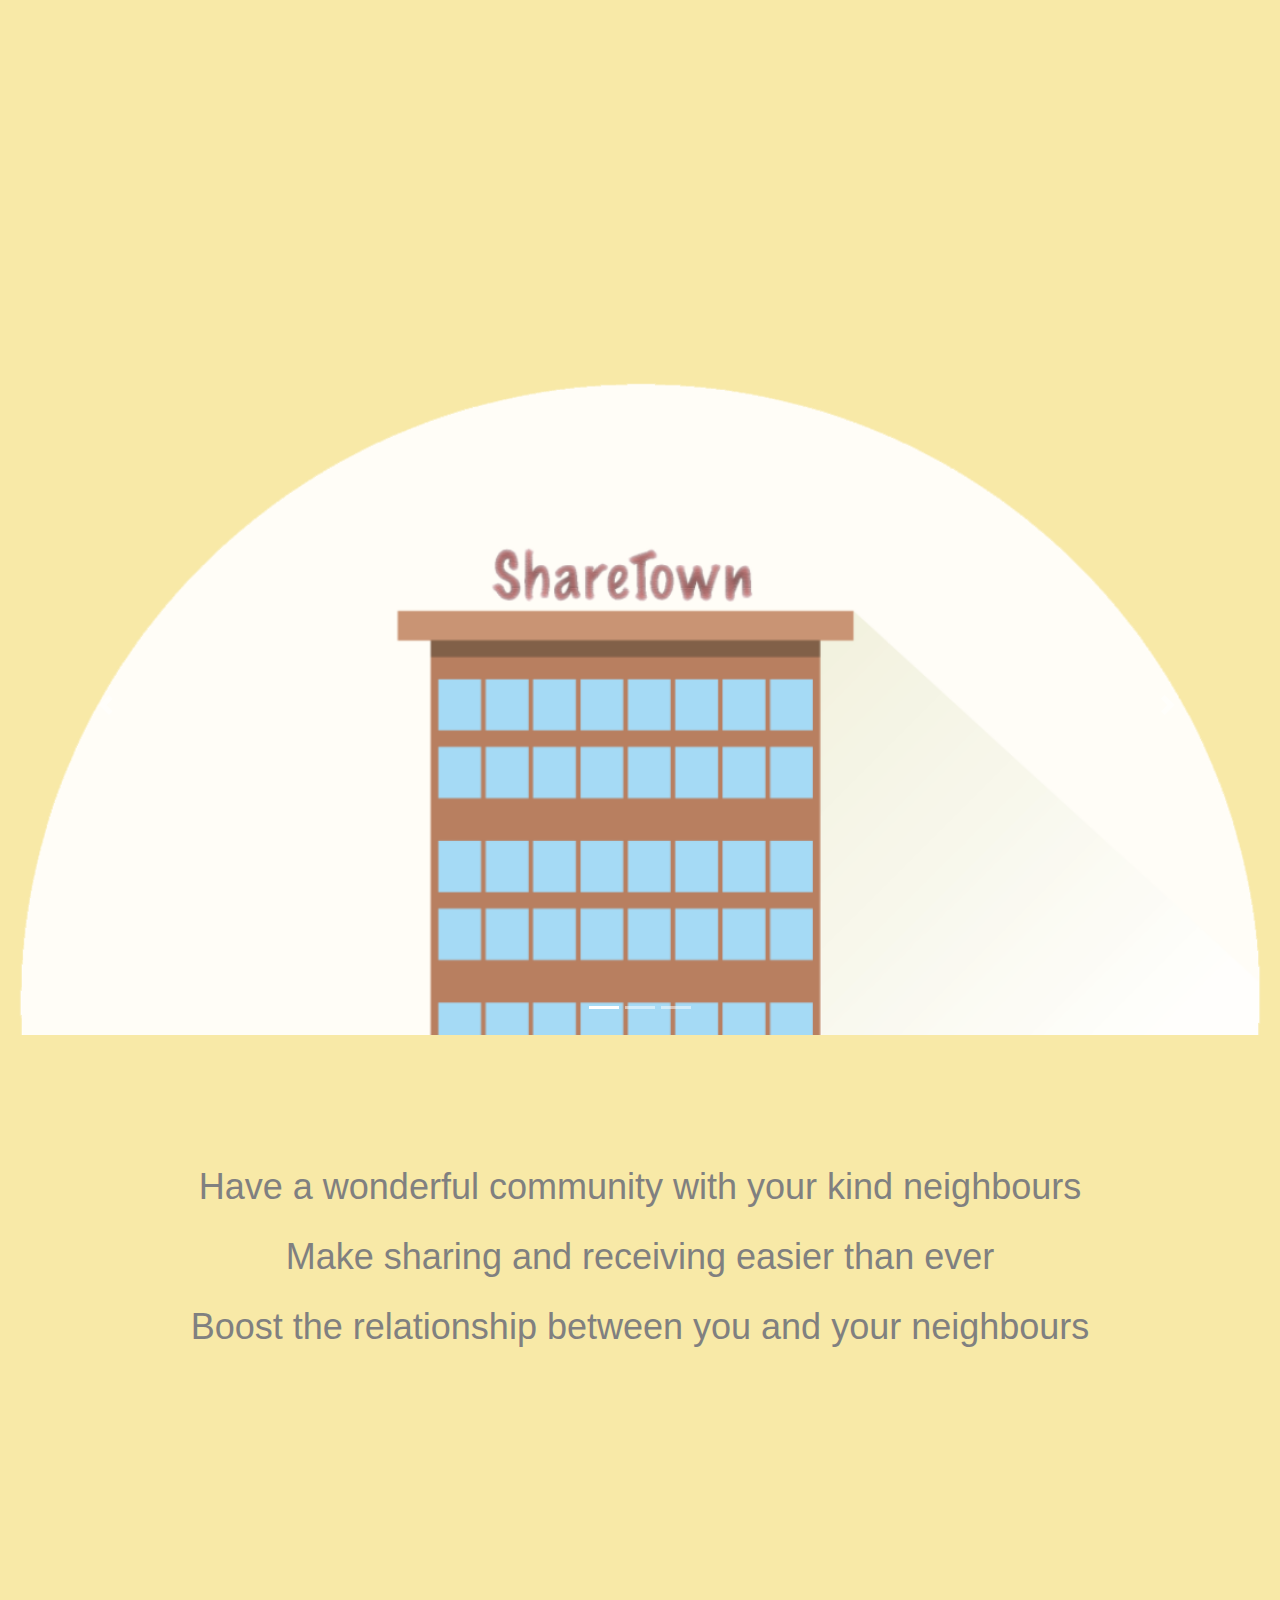
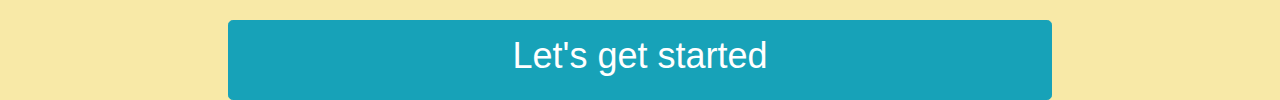
<file: prototype/index.html>
<!DOCTYPE html>
<html>
	<head>
		<title>Smart building</title>
		<meta charset="utf-8">

		<!-- CSS -->
		<!-- bootstrap css https://getbootstrap.com/ -->
		<link rel="stylesheet" type="text/css" href="css/bootstrap-grid.css">
		<link rel="stylesheet" type="text/css" href="css/bootstrap-reboot.css">
		<link rel="stylesheet" type="text/css" href="css/bootstrap.css">

		<!-- OPEN ICONIC https://useiconic.com/open/ -->
		<link rel="stylesheet" href="open-iconic/css/open-iconic-bootstrap.css">
		<!-- <i class="oi oi-name" title="name" aria-hidden="true"></i> -->	
		
		<!-- Material icons https://material.io/icons/ -->
		<link rel="stylesheet" href="https://fonts.googleapis.com/icon?family=Material+Icons">
		<link rel="stylesheet" type="text/css" href="css/material_icons.css">
		<!-- example: <i class="material-icons md-48">name</i> -->
		
		<!-- https://github.com/Foliotek/Croppie -->
		<link rel="stylesheet" type="text/css" href="css/croppie.css" />

		<link rel="stylesheet" type="text/css" href="css/style.css">

		<!-- Javascript -->
		<!-- Jquery 3.2.1 -->
		<script type="text/javascript" src="js/jquery-3.2.1.min.js"></script>

		<!-- Popper -->
		<script type="text/javascript" src="js/Popper.js"></script>

		<!-- bootstrap https://getbootstrap.com/ -->
		<script type="text/javascript" src="js/bootstrap.min.js"></script>
		
		<!-- http://gsgd.co.uk/sandbox/jquery/easing/ -->
		<script type="text/javascript" src="js/jquery.easing.1.3.js"></script>
		
		<!-- https://github.com/Foliotek/Croppie -->
		<script src="js/croppie.min.js"></script>

		<script type="text/javascript" src="js/main.js"></script>

	</head>
	<body class="pureYellow">
		<div class="container-fluid">
			<div class="row justify-content-center" style="margin-top: 30%">
				<div class="col-12">
					<div id="carouselExampleIndicators" class="carousel slide" data-ride="carousel">
						<ol class="carousel-indicators">
							<li data-target="#carouselExampleIndicators" data-slide-to="0" class="active"></li>
							<li data-target="#carouselExampleIndicators" data-slide-to="1"></li>
							<li data-target="#carouselExampleIndicators" data-slide-to="2"></li>
						</ol>

						<div class="carousel-inner" style="height: 660px;overflow: hidden;">
							<div class="carousel-item active">
								<img class="d-block w-100" src="images/welcome01.jpg" alt="First slide">
							</div>
							<div class="carousel-item">
								<img class="d-block w-100" src="images/welcome02.jpg" alt="Second slide">
							</div>
							<div class="carousel-item">
								<img class="d-block w-100" src="images/welcome03.jpg" alt="Third slide">
							</div>
						</div>

						<a class="carousel-control-prev" href="#carouselExampleIndicators" role="button" data-slide="prev">
							<span class="carousel-control-prev-icon" aria-hidden="true"></span>
							<span class="sr-only">Previous</span>
						</a>
						<a class="carousel-control-next" href="#carouselExampleIndicators" role="button" data-slide="next">
							<span class="carousel-control-next-icon" aria-hidden="true"></span>
							<span class="sr-only">Next</span>
						</a>
					</div>
				</div>
			</div>

			<div class="row justify-content-center" style="margin-top: 10%">
				<div class="col-12" >
					<p style="font-size: 36px;color:grey;text-align: center;">Have a wonderful community with your kind neighbours</p>
					<p style="font-size: 36px;color:grey;text-align: center;">Make sharing and receiving easier than ever</p>
					<p style="font-size: 36px;color:grey;text-align: center;">Boost the relationship between you and your neighbours</p>
				</div>
			</div>
		
			<div class="row justify-content-center" style="margin-top: 20%">

				<div class="col-8">
					<a href="front.html" class="btn btn-info btn-lg btn-xl welcomebtn">Let's get started</a>
				</div>

			</div>
		</div>
	</body>
</html>
</file>
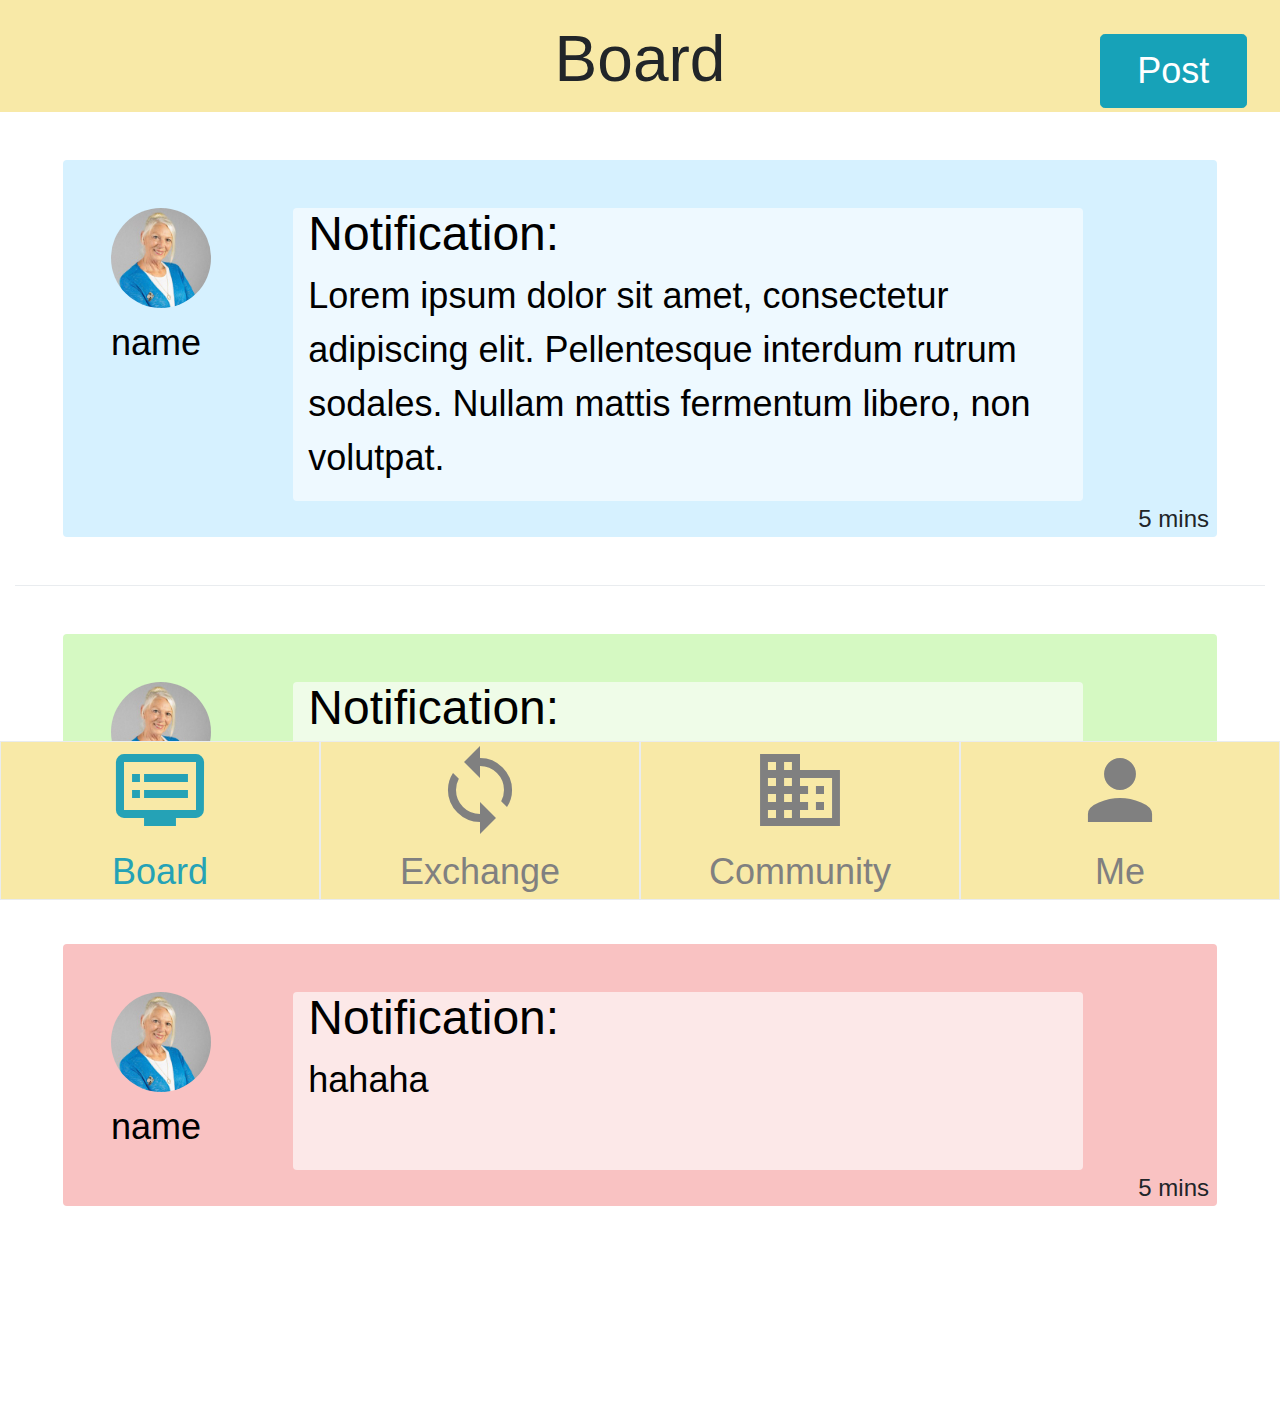
<file: prototype/board.html>
<!DOCTYPE html>
<html>
	<head>
		<title>Smart building</title>
		<meta charset="utf-8">

		<!-- CSS -->
		<!-- bootstrap css https://getbootstrap.com/ -->
		<link rel="stylesheet" type="text/css" href="css/bootstrap-grid.css">
		<link rel="stylesheet" type="text/css" href="css/bootstrap-reboot.css">
		<link rel="stylesheet" type="text/css" href="css/bootstrap.css">

		<!-- OPEN ICONIC https://useiconic.com/open/ -->
		<link rel="stylesheet" href="open-iconic/css/open-iconic-bootstrap.css">
		<!-- <i class="oi oi-name" title="name" aria-hidden="true"></i> -->	
		
		<!-- Material icons https://material.io/icons/ -->
		<link rel="stylesheet" href="https://fonts.googleapis.com/icon?family=Material+Icons">
		<link rel="stylesheet" type="text/css" href="css/material_icons.css">
		<!-- example: <i class="material-icons md-48">name</i> -->
		
		<!-- https://github.com/Foliotek/Croppie -->
		<link rel="stylesheet" type="text/css" href="css/croppie.css" />

		<link rel="stylesheet" type="text/css" href="css/style.css">

		<!-- Javascript -->
		<!-- Jquery 3.2.1 -->
		<script type="text/javascript" src="js/jquery-3.2.1.min.js"></script>

		<!-- Popper -->
		<script type="text/javascript" src="js/Popper.js"></script>

		<!-- bootstrap https://getbootstrap.com/ -->
		<script type="text/javascript" src="js/bootstrap.min.js"></script>
		
		<!-- http://gsgd.co.uk/sandbox/jquery/easing/ -->
		<script type="text/javascript" src="js/jquery.easing.1.3.js"></script>
		
		<!-- https://github.com/Foliotek/Croppie -->
		<script src="js/croppie.min.js"></script>

		<script type="text/javascript" src="js/main.js"></script>

	</head>
	<body>
		<!-- header here -->
		<header class="header">
			<div class="container-fluid">
				<div class="row justify-content-center">
					<div class="col-2">

					</div>
					<div class="col col-8">
						<p class="title">Board</p>
					</div>
					<div class="col-2">
						<a href="postm.html" class="btn btn-info btn-lg postmbtn">Post</a>
					</div>
				</div>
			</div>
		</header>
		
		<!-- content here -->
		<div class="container-fluid content">

			<div class="card m-5 outboxblue rounded">
				<div class="row">
					<div class="col-2 ml-5 mt-5">
						<figure class="figure">
  						<img src="images/test.jpg" class="figure-img img-fluid rounded-circle" alt="pic" width="100px">
  						<figcaption class="figure-caption cardfont">name</figcaption>
						</figure>
					</div>
					<div class="col-8 mt-5 innerboxblue rounded cardfont">
						<h4>Notification: </h4>
						<p>Lorem ipsum dolor sit amet, consectetur adipiscing elit. Pellentesque interdum rutrum sodales. Nullam mattis fermentum libero, non volutpat.</p>
					</div>
				</div>
				<div class="row justify-content-end">
					<div class="col-4 time mr-2">
						5 mins
					</div>
				</div>
			</div>


			<!-- The Sticky Top Notification will Be Shown Above -->
			<div class="dropdown-divider"></div>

			<div class="card m-5 outboxgreen rounded">
				<div class="row">
					<div class="col-2 ml-5 mt-5">
						<figure class="figure">
  						<img src="images/test.jpg" class="figure-img img-fluid rounded-circle" alt="pic" width="100px">
  						<figcaption class="figure-caption cardfont">name</figcaption>
						</figure>
					</div>
					<div class="col-8 mt-5 innerboxgreen rounded cardfont">
						<h4>Notification: </h4>
						<p>hahaha</p>

					</div>
				</div>
				<div class="row justify-content-end">
					<div class="col-4 time mr-2">
						5 mins
					</div>
				</div>
			</div>

			<div class="card m-5 outboxred rounded">
				<div class="row">
					<div class="col-2 ml-5 mt-5">
						<figure class="figure">
  						<img src="images/test.jpg" class="figure-img img-fluid rounded-circle" alt="pic" width="100px">
  						<figcaption class="figure-caption cardfont">name</figcaption>
						</figure>
					</div>
					<div class="col-8 mt-5 innerboxred rounded cardfont">
						<h4>Notification: </h4>
						<p>hahaha</p>

					</div>
				</div>
				<div class="row justify-content-end">
					<div class='col-12 time mr-2' style='text-align: right;'>
						5 mins
					</div>
				</div>
			</div>



		</div>

		<!-- footer here -->
		<footer class="footer">
			<div class="container-fluid">

				<div class="row">
					<div class="col-3 border menubar">
						<a href="board.html">
							<i class="material-icons md-96 menuactive">dvr</i>
							<br><span class="menuactive">Board</span>
						</a>
					</div>
					<div class="col-3 border menubar">
						<a href="transaction.html">
							<i class="material-icons md-96">loop</i>
							<br><span>Exchange</span>
						</a>	
					</div>
					<div class="col-3 border menubar">
						<a href="community.html">
							<i class="material-icons md-96 ">business</i>
							<br><span>Community</span>
						</a>
					</div>
					<div class="col-3 border menubar">
						<a href="profile.html">
							<i class="material-icons md-96">person</i>
							<br><span>Me</span>
						</a>	
					</div>
				</div>
			</div>
		</footer>
	</body>
</html>
</file>
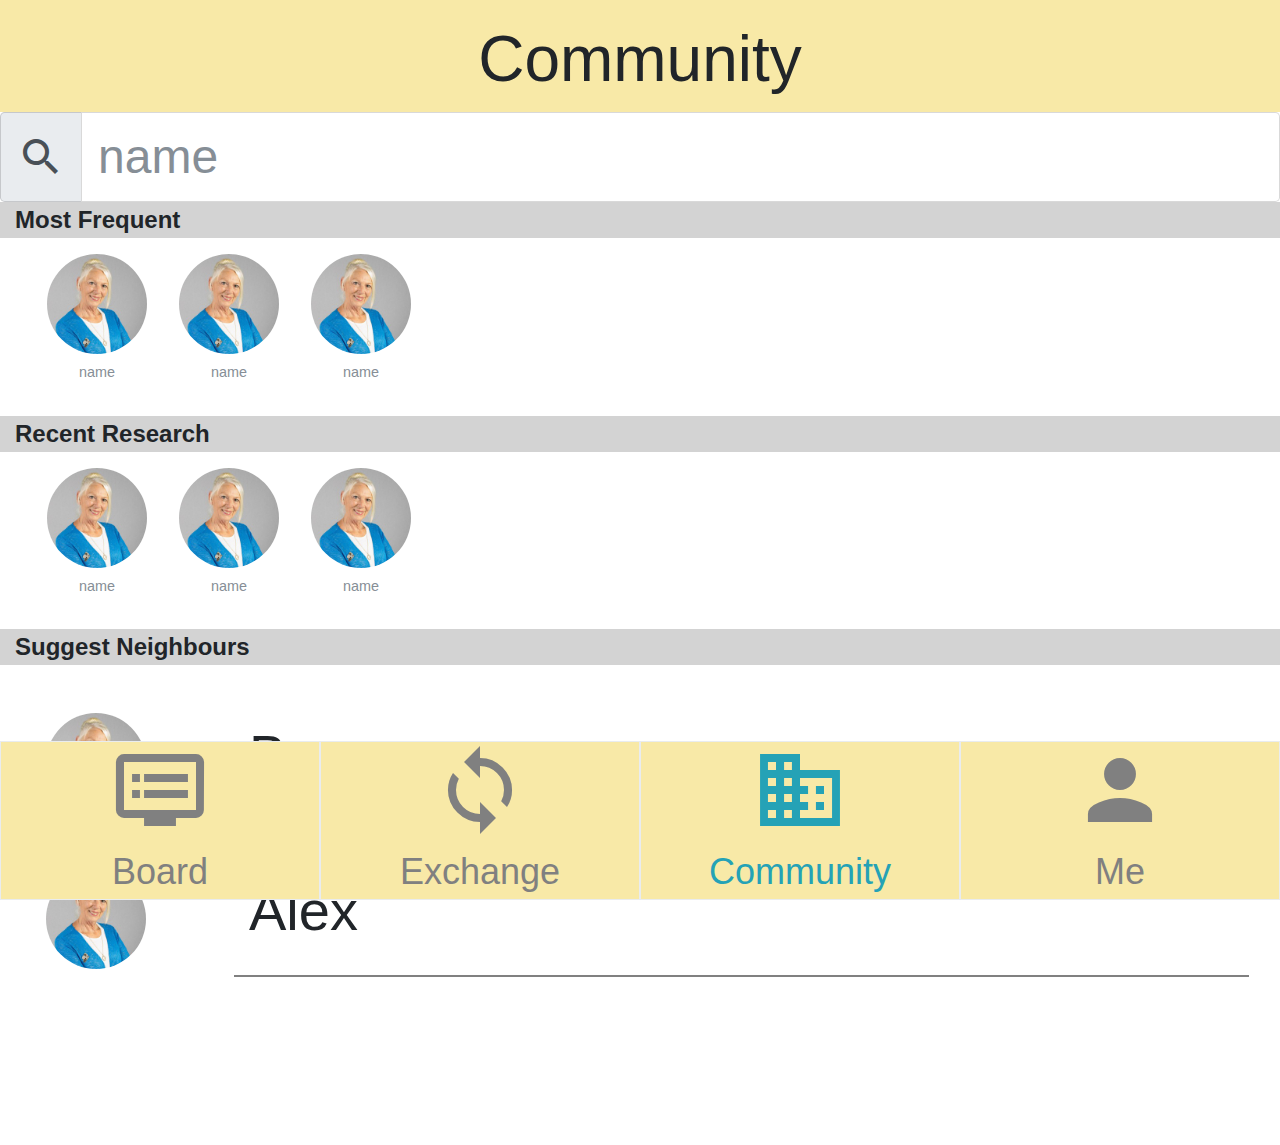
<file: prototype/community.html>
<!DOCTYPE html>
<html>
	<head>
		<title>Smart building</title>
		<meta charset="utf-8">

		<!-- CSS -->
		<!-- bootstrap css https://getbootstrap.com/ -->
		<link rel="stylesheet" type="text/css" href="css/bootstrap-grid.css">
		<link rel="stylesheet" type="text/css" href="css/bootstrap-reboot.css">
		<link rel="stylesheet" type="text/css" href="css/bootstrap.css">

		<!-- OPEN ICONIC https://useiconic.com/open/ -->
		<link rel="stylesheet" href="open-iconic/css/open-iconic-bootstrap.css">
		<!-- <i class="oi oi-name" title="name" aria-hidden="true"></i> -->	
		
		<!-- Material icons https://material.io/icons/ -->
		<link rel="stylesheet" href="https://fonts.googleapis.com/icon?family=Material+Icons">
		<link rel="stylesheet" type="text/css" href="css/material_icons.css">
		<!-- example: <i class="material-icons md-48">name</i> -->
		
		<!-- https://github.com/Foliotek/Croppie -->
		<link rel="stylesheet" type="text/css" href="css/croppie.css" />

		<link rel="stylesheet" type="text/css" href="css/style.css">

		<!-- Javascript -->
		<!-- Jquery 3.2.1 -->
		<script type="text/javascript" src="js/jquery-3.2.1.min.js"></script>

		<!-- Popper -->
		<script type="text/javascript" src="js/Popper.js"></script>

		<!-- bootstrap https://getbootstrap.com/ -->
		<script type="text/javascript" src="js/bootstrap.min.js"></script>
		
		<!-- http://gsgd.co.uk/sandbox/jquery/easing/ -->
		<script type="text/javascript" src="js/jquery.easing.1.3.js"></script>
		
		<!-- https://github.com/Foliotek/Croppie -->
		<script src="js/croppie.min.js"></script>

		<script type="text/javascript" src="js/main.js"></script>

	</head>
	<body>
		<!-- header here -->
		<header class="header">
			<div class="container-fluid">
				<div class="row justify-content-md-center">
					<div class="col-2">

					</div>

					<div class="col col-8">
						<p class="title">Community</p>
					</div>

					<div class="col-2">
					</div>
				</div>
			</div>
		</header>
		
		<!-- content here -->
		<div class="container-fluid content">
<!-- seach bar -->
			<div class="row">
				<div class="input-group input-group-lg searchbar">
					<span class="input-group-addon" id="sizing-addon1" ><i class="material-icons md-48">search</i></span>
					<input type="text" class="form-control" id="textinput" placeholder="name" aria-label="Username" aria-describedby="sizing-addon1" style="font-size: 3rem;">
				</div>
			</div>

<!-- fisrt part -->
			<div class="row">
				<div class="col-12 namebar">
					<strong>Most Frequent</strong>
				</div>
			</div>

			<div class="row m-3">

				<figure class="figure mx-3">
					<img src="images/test.jpg" class="figure-img img-fluid rounded-circle" alt="pic" width="100px">
					<figcaption class="figure-caption cardfont" style="text-align: center;">name</figcaption>
				</figure>

				<figure class="figure mx-3">
					<img src="images/test.jpg" class="figure-img img-fluid rounded-circle" alt="pic" width="100px">
					<figcaption class="figure-caption cardfont" style="text-align: center;">name</figcaption>
				</figure>


				<figure class="figure mx-3">
					<img src="images/test.jpg" class="figure-img img-fluid rounded-circle" alt="pic" width="100px">
					<figcaption class="figure-caption cardfont" style="text-align: center;">name</figcaption>
				</figure>

			</div>

<!-- second part -->
			<div class="row">
				<div class="col-12 namebar">
					<strong>Recent Research</strong>
				</div>
			</div>

			<div class="row m-3">

				<figure class="figure mx-3">
					<img src="images/test.jpg" class="figure-img img-fluid rounded-circle" alt="pic" width="100px">
					<figcaption class="figure-caption cardfont" style="text-align: center;">name</figcaption>
				</figure>

				<figure class="figure mx-3">
					<img src="images/test.jpg" class="figure-img img-fluid rounded-circle" alt="pic" width="100px">
					<figcaption class="figure-caption cardfont" style="text-align: center;">name</figcaption>
				</figure>


				<figure class="figure mx-3">
					<img src="images/test.jpg" class="figure-img img-fluid rounded-circle" alt="pic" width="100px">
					<figcaption class="figure-caption cardfont" style="text-align: center;">name</figcaption>
				</figure>

			</div>

<!-- third part ####### search function will just search the users below #######-->
			<div class="listofuser">
				<div class="row">
					<div class="col-12 namebar">
						<strong>Suggest Neighbours</strong>
					</div>
				</div>

				<div class="row m-3 mt-5 user">
					<div class="col-2">					
						<img src="images/test.jpg" class="figure-img img-fluid rounded-circle" alt="pic" width="100px">				
					</div>
					<div class="col-10 border-top-0 border-right-0 border-left-0" style="border: 2px solid grey">
						<p class="userlist" style="font-size: 3.5rem;">Ben</p>
					</div>
				</div>

				<div class="row m-3 mt-5 user">
					<div class="col-2">
						<img src="images/test.jpg" class="figure-img img-fluid rounded-circle" alt="pic" width="100px">
					</div>
					<div class="col-10 border-top-0 border-right-0 border-left-0" style="border: 2px solid grey">
						<p class="userlist" >Alex</p>
					</div>
				</div>
			</div>

		</div>

		<!-- footer here -->
		<footer class="footer">
			<div class="container-fluid">
				<div class="row">


					<div class="col-3 border menubar">
						<a href="board.html">
							<i class="material-icons md-96">dvr</i>
							<br><span>Board</span>
						</a>
					</div>
					<div class="col-3 border menubar">
						<a href="transaction.html">
							<i class="material-icons md-96">loop</i>
							<br><span>Exchange</span>
						</a>	
					</div>
					<div class="col-3 border menubar">
						<a href="community.html">
							<i class="material-icons md-96 menuactive">business</i>
							<br><span class="menuactive"">Community</span>
						</a>
					</div>
					<div class="col-3 border menubar">
						<a href="profile.html">
							<i class="material-icons md-96">person</i>
							<br><span>Me</span>
						</a>	
					</div>
				</div>
			</div>
		</footer>
	</body>
</html>
</file>
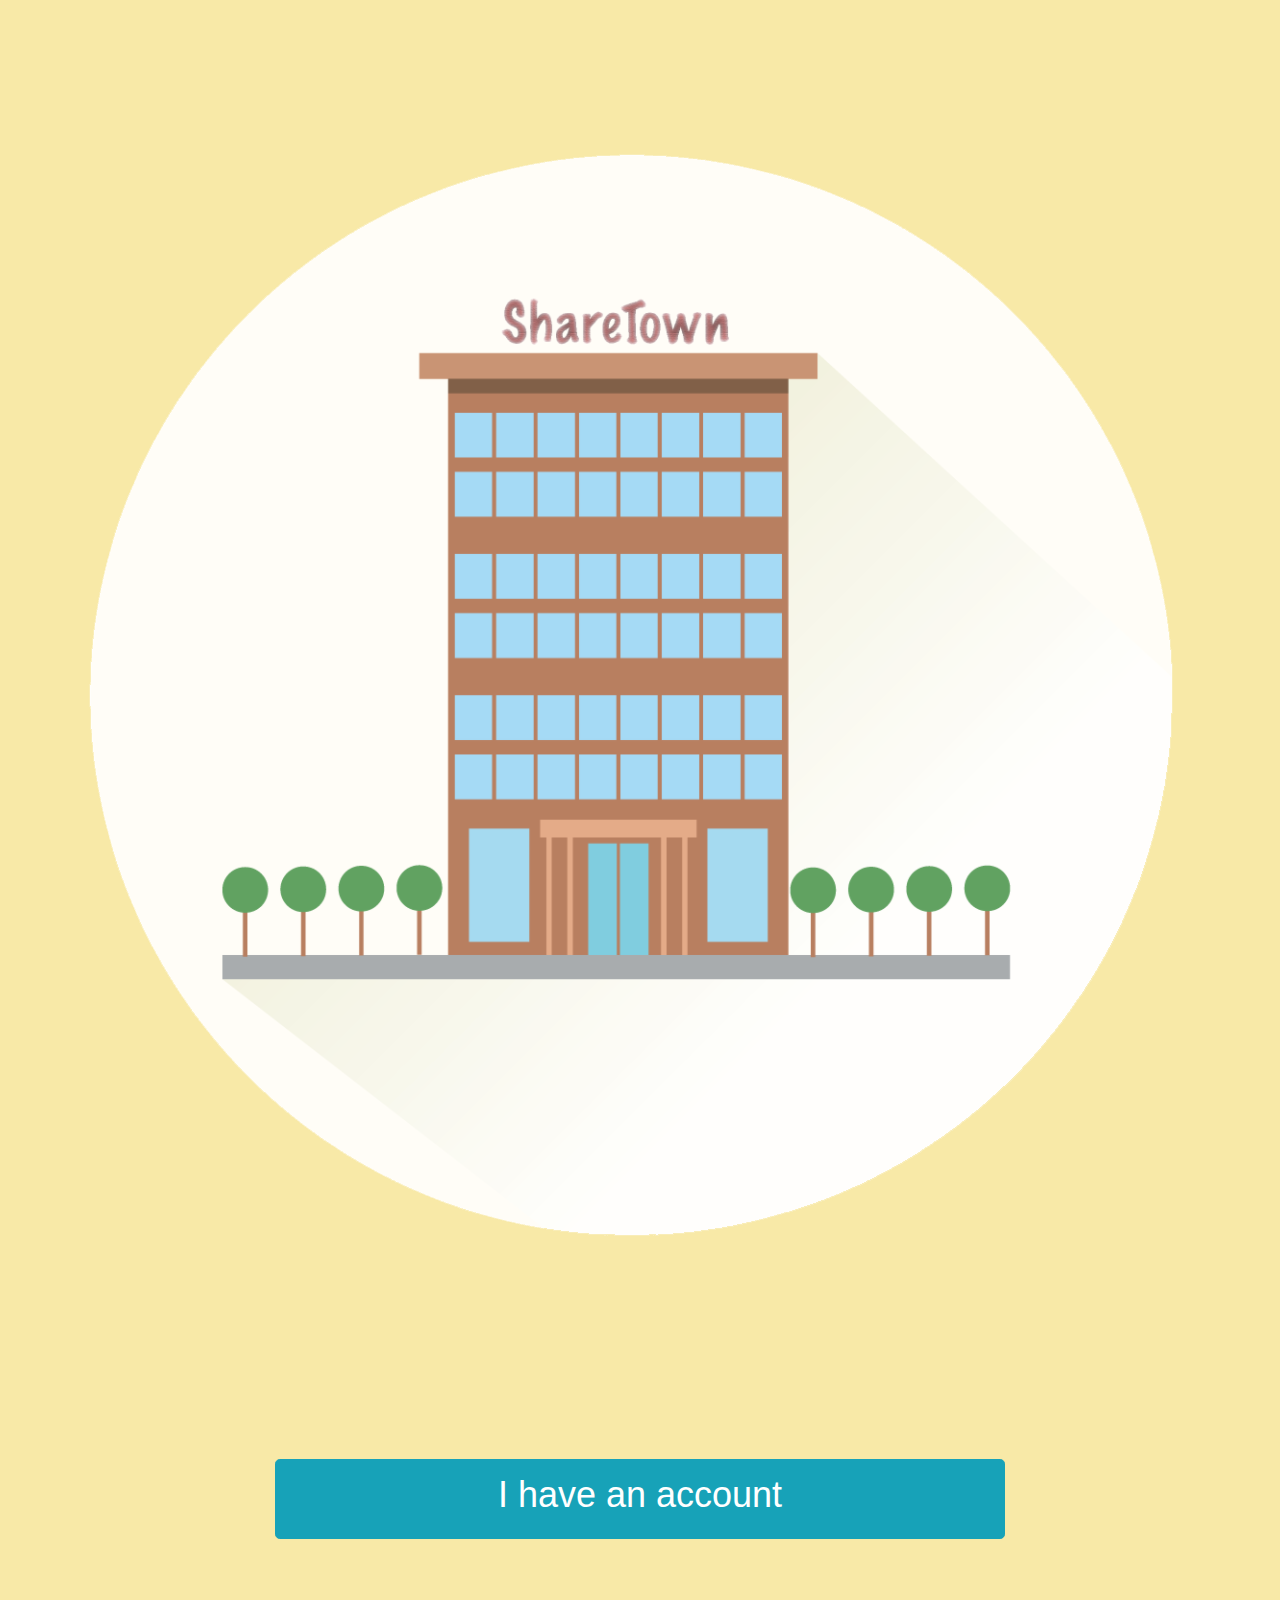
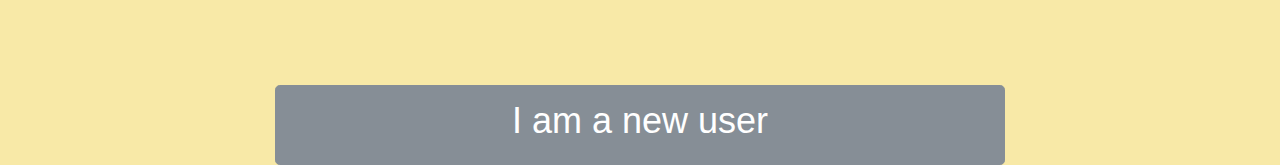
<file: prototype/front.html>
<!DOCTYPE html>
<html>
	<head>
		<title>Smart building</title>
		<meta charset="utf-8">

		<!-- CSS -->
		<!-- bootstrap css https://getbootstrap.com/ -->
		<link rel="stylesheet" type="text/css" href="css/bootstrap-grid.css">
		<link rel="stylesheet" type="text/css" href="css/bootstrap-reboot.css">
		<link rel="stylesheet" type="text/css" href="css/bootstrap.css">

		<!-- OPEN ICONIC https://useiconic.com/open/ -->
		<link rel="stylesheet" href="open-iconic/css/open-iconic-bootstrap.css">
		<!-- <i class="oi oi-name" title="name" aria-hidden="true"></i> -->	
		
		<!-- Material icons https://material.io/icons/ -->
		<link rel="stylesheet" href="https://fonts.googleapis.com/icon?family=Material+Icons">
		<link rel="stylesheet" type="text/css" href="css/material_icons.css">
		<!-- example: <i class="material-icons md-48">name</i> -->
		
		<!-- https://github.com/Foliotek/Croppie -->
		<link rel="stylesheet" type="text/css" href="css/croppie.css" />

		<link rel="stylesheet" type="text/css" href="css/style.css">

		<!-- Javascript -->
		<!-- Jquery 3.2.1 -->
		<script type="text/javascript" src="js/jquery-3.2.1.min.js"></script>

		<!-- Popper -->
		<script type="text/javascript" src="js/Popper.js"></script>

		<!-- bootstrap https://getbootstrap.com/ -->
		<script type="text/javascript" src="js/bootstrap.min.js"></script>
		
		<!-- http://gsgd.co.uk/sandbox/jquery/easing/ -->
		<script type="text/javascript" src="js/jquery.easing.1.3.js"></script>
		
		<!-- https://github.com/Foliotek/Croppie -->
		<script src="js/croppie.min.js"></script>

		<script type="text/javascript" src="js/main.js"></script>

	</head>
	<body class="pureYellow">
		<!-- header here -->
		<header class="header">

		</header>

		<div class="container content login">
			<div class="row justify-content-center">
				<div class="col-12">
					<img class="img-fluid" src="images/logo.png" alt="logo">
				</div>
			</div>
			<div class="row justify-content-center login">
				<div class="col-8">
					<a href="login.html" class="btn btn-info btn-lg btn-xl loginbtn" style="margin-top: 10%;">I have an account</a>
					<a href="register.html" class="btn btn-secondary btn-lg btn-xl registerbtn" style="margin-top: 20%;">I am a new user</a>
				</div>
			</div>
		</div>

	</body>
</html>
</file>
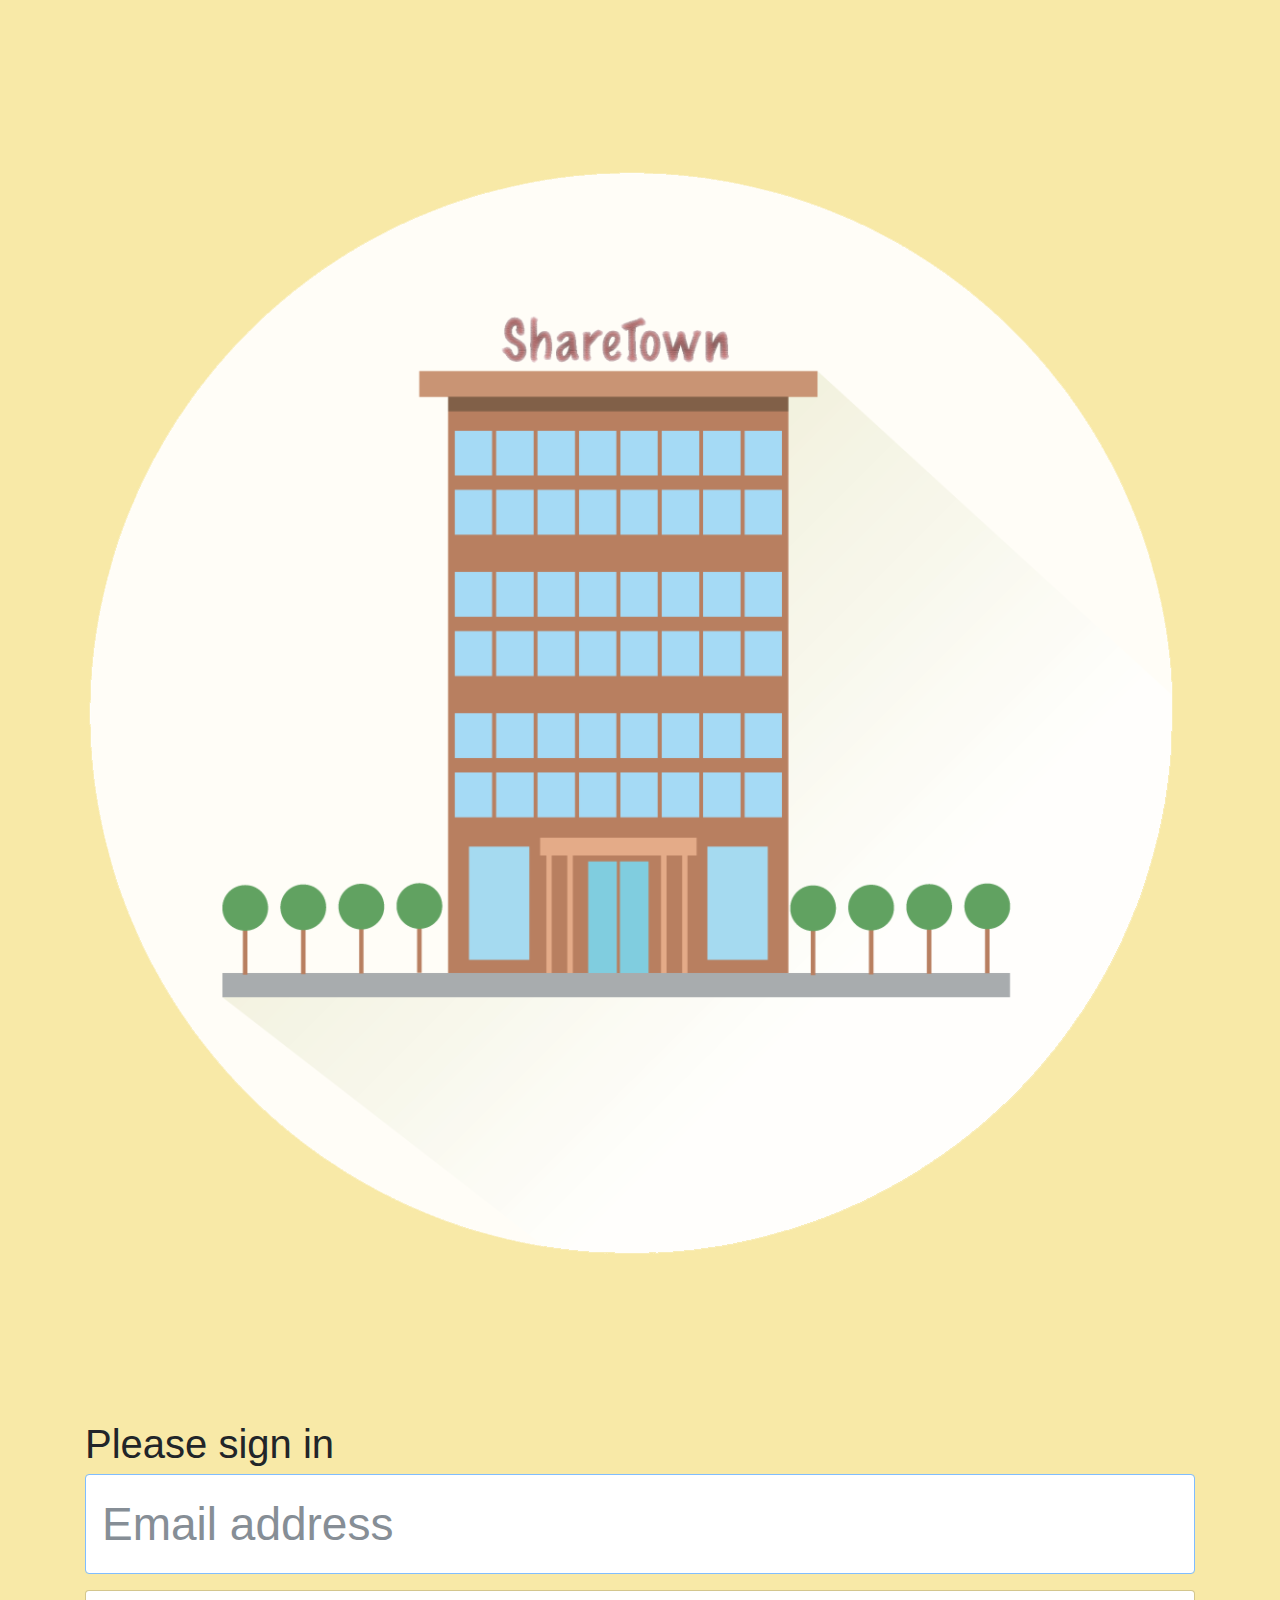
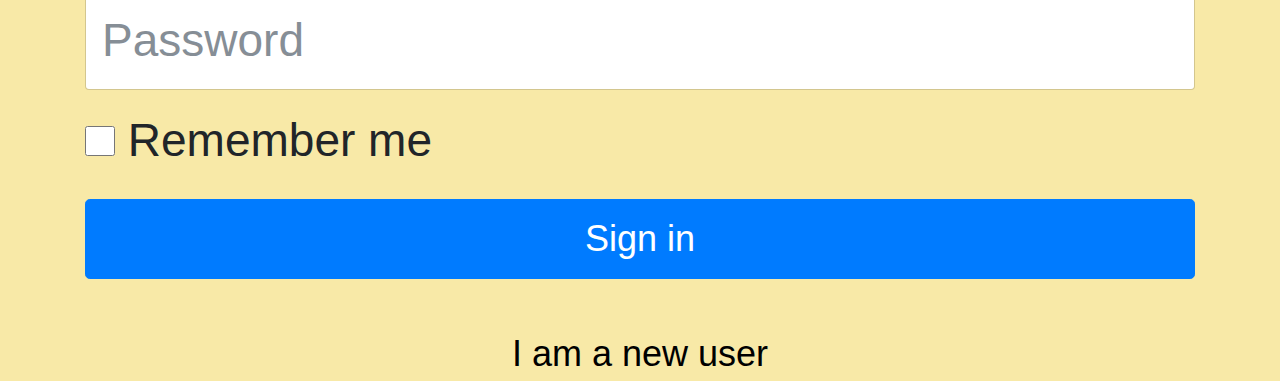
<file: prototype/login.html>
<!DOCTYPE html>
<html>
	<head>
		<title>Smart building</title>
		<meta charset="utf-8">

		<!-- CSS -->
		<!-- bootstrap css https://getbootstrap.com/ -->
		<link rel="stylesheet" type="text/css" href="css/bootstrap-grid.css">
		<link rel="stylesheet" type="text/css" href="css/bootstrap-reboot.css">
		<link rel="stylesheet" type="text/css" href="css/bootstrap.css">

		<!-- OPEN ICONIC https://useiconic.com/open/ -->
		<link rel="stylesheet" href="open-iconic/css/open-iconic-bootstrap.css">
		<!-- <i class="oi oi-name" title="name" aria-hidden="true"></i> -->	
		
		<!-- Material icons https://material.io/icons/ -->
		<link rel="stylesheet" href="https://fonts.googleapis.com/icon?family=Material+Icons">
		<link rel="stylesheet" type="text/css" href="css/material_icons.css">
		<!-- example: <i class="material-icons md-48">name</i> -->
		
		<!-- https://github.com/Foliotek/Croppie -->
		<link rel="stylesheet" type="text/css" href="css/croppie.css" />

		<link rel="stylesheet" type="text/css" href="css/style.css">

		<!-- Javascript -->
		<!-- Jquery 3.2.1 -->
		<script type="text/javascript" src="js/jquery-3.2.1.min.js"></script>

		<!-- Popper -->
		<script type="text/javascript" src="js/Popper.js"></script>

		<!-- bootstrap https://getbootstrap.com/ -->
		<script type="text/javascript" src="js/bootstrap.min.js"></script>
		
		<!-- http://gsgd.co.uk/sandbox/jquery/easing/ -->
		<script type="text/javascript" src="js/jquery.easing.1.3.js"></script>
		
		<!-- https://github.com/Foliotek/Croppie -->
		<script src="js/croppie.min.js"></script>

		<script type="text/javascript" src="js/main.js"></script>

	</head>
	<body class="pureYellow">
		<!-- header here -->
		<header class="header">

		</header>

		<div class="container content login">
			<div class="row justify-content-center">
				<div class="col-12">
					<img class="img-fluid" src="images/logo.png" alt="logo">
				</div>
			</div>
			<div class="row justify-content-center login">
				<div class="col-12">
					<form>
						<h1>Please sign in</h1>
						<div class="form-group">
							<label for="inputEmail" class="sr-only">Email address</label>
							<input type="email" id="inputEmail" class="form-control input-lg" placeholder="Email address" required="" autofocus="">
						</div>
						<div class="form-group">
							<label for="inputPassword" class="sr-only">Password</label>
							<input type="password" id="inputPassword" class="form-control input-lg" placeholder="Password" required="">
						</div>
						<div class="form-group">
							<label style="font-size: 46px;">
								<input type="checkbox" value="remember-me" style="width:30px;height:30px;"> Remember me
							</label>
						</div>
						<button class="btn btn-lg btn-primary btn-block btn-xl" type="submit">Sign in</button>
					</form>
				</div>
				<div class="col-12 mt-5" style="text-align: center;">
						<a href="register.html" style="font-size: 36px;color:black;">I am a new user</a>
				</div>
			</div>
		</div>

	</body>
</html>
</file>
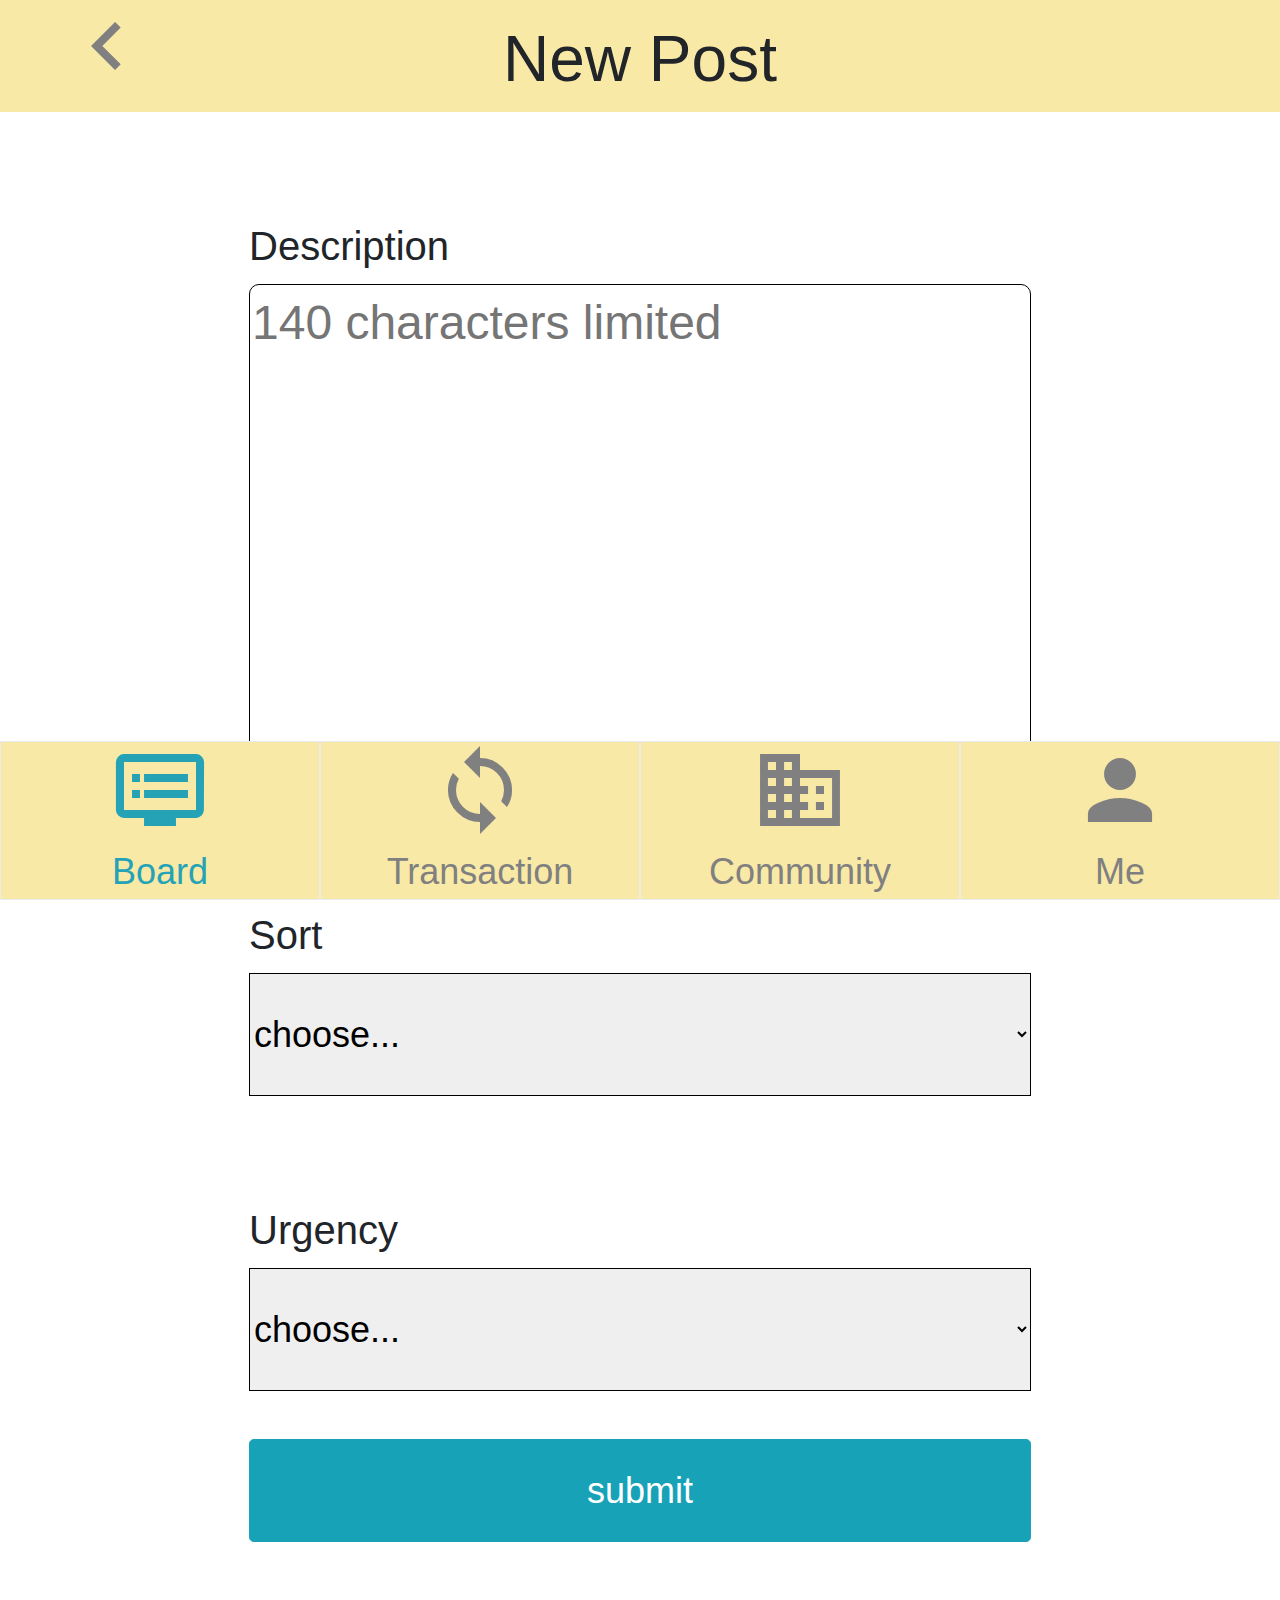
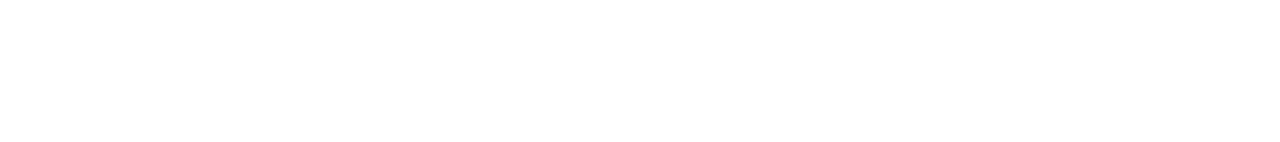
<file: prototype/postm.html>
<!DOCTYPE html>
<html>
	<head>
		<title>Smart building</title>
		<meta charset="utf-8">

		<!-- CSS -->
		<!-- bootstrap css https://getbootstrap.com/ -->
		<link rel="stylesheet" type="text/css" href="css/bootstrap-grid.css">
		<link rel="stylesheet" type="text/css" href="css/bootstrap-reboot.css">
		<link rel="stylesheet" type="text/css" href="css/bootstrap.css">

		<!-- OPEN ICONIC https://useiconic.com/open/ -->
		<link rel="stylesheet" href="open-iconic/css/open-iconic-bootstrap.css">
		<!-- <i class="oi oi-name" title="name" aria-hidden="true"></i> -->	
		
		<!-- Material icons https://material.io/icons/ -->
		<link rel="stylesheet" href="https://fonts.googleapis.com/icon?family=Material+Icons">
		<link rel="stylesheet" type="text/css" href="css/material_icons.css">
		<!-- example: <i class="material-icons md-48">name</i> -->
		
		<!-- https://github.com/Foliotek/Croppie -->
		<link rel="stylesheet" type="text/css" href="css/croppie.css" />


		<link rel="stylesheet" type="text/css" href="css/style.css">

		<!-- Javascript -->
		<!-- Jquery 3.2.1 -->
		<script type="text/javascript" src="js/jquery-3.2.1.min.js"></script>

		<!-- Popper -->
		<script type="text/javascript" src="js/Popper.js"></script>

		<!-- bootstrap https://getbootstrap.com/ -->
		<script type="text/javascript" src="js/bootstrap.min.js"></script>
		
		<!-- http://gsgd.co.uk/sandbox/jquery/easing/ -->
		<script type="text/javascript" src="js/jquery.easing.1.3.js"></script>
		
		<!-- https://github.com/Foliotek/Croppie -->
		<script src="js/croppie.min.js"></script>

		<script type="text/javascript" src="js/main.js"></script>

	</head>
	<body>
		<!-- header here -->
		<header class="header">
			<div class="container-fluid">
				<div class="row justify-content-center">
					<div class="col-2">
					<a href="board.html"><i class="material-icons md-96">keyboard_arrow_left</i></a>
					</div>
					<div class="col col-8">
						<p class="title">New Post</p>
					</div>
					<div class="col-2">
					</div>
				</div>
			</div>
		</header>
		
		<!-- content here -->
		<div class="container-fluid content">

			<form class="message">
				<div class="row mx-3 my-5 justify-content-center">
					<div class="col-8 my-5">
						<h1 class="my-3">Description</h1>
						<textarea rows="7" maxlength="140" placeholder="140 characters limited"></textarea>
					</div>

					<div class="col-8 my-5">
						<h1 class="my-3">Sort</h1>
						<div class="input-group">
							<select>
								<option selected>choose...</option>
								<option value="1">Maintaining</option>
								<option value="2">Letters</option>
								<option value="3">Discount nearby</option>
								<option value="4">Missing items</option>
								<option value="5">Others</option>
							</select>
						</div>
					</div>

					<div class="col-8 my-5">
						<h1 class="my-3">Urgency</h1>
						<div class="input-group">
							<select>
								<option selected>choose...</option>
								<option value="6">High</option>
								<option value="7">Normal</option>
								<option value="8">Low</option>
							</select>
						</div>
					</div>
					<div class="col-8">
						<input type="submit" name="comfirm" value="submit" class="btn btn-info btn-lg" style="width:100%;padding: 3% 0 3% 0; font-size: 36px"/>
					</div>
				</div>
					
			</form>

		</div>

		<!-- footer here -->
		<footer class="footer">
			<div class="container-fluid">
				<div class="row">


					<div class="col-3 border menubar">
						<a href="board.html">
							<i class="material-icons md-96 menuactive">dvr</i>
							<br><span class="menuactive">Board</span>
						</a>
					</div>
					<div class="col-3 border menubar">
						<a href="transaction.html">
							<i class="material-icons md-96">loop</i>
							<br><span>Transaction</span>
						</a>	
					</div>
					<div class="col-3 border menubar">
						<a href="community.html">
							<i class="material-icons md-96">business</i>
							<br><span>Community</span>
						</a>
					</div>
					<div class="col-3 border menubar">
						<a href="profile.html">
							<i class="material-icons md-96">person</i>
							<br><span>Me</span>
						</a>	
					</div>
					
				</div>

			</div>
		</footer>
	</body>
</html>
</file>
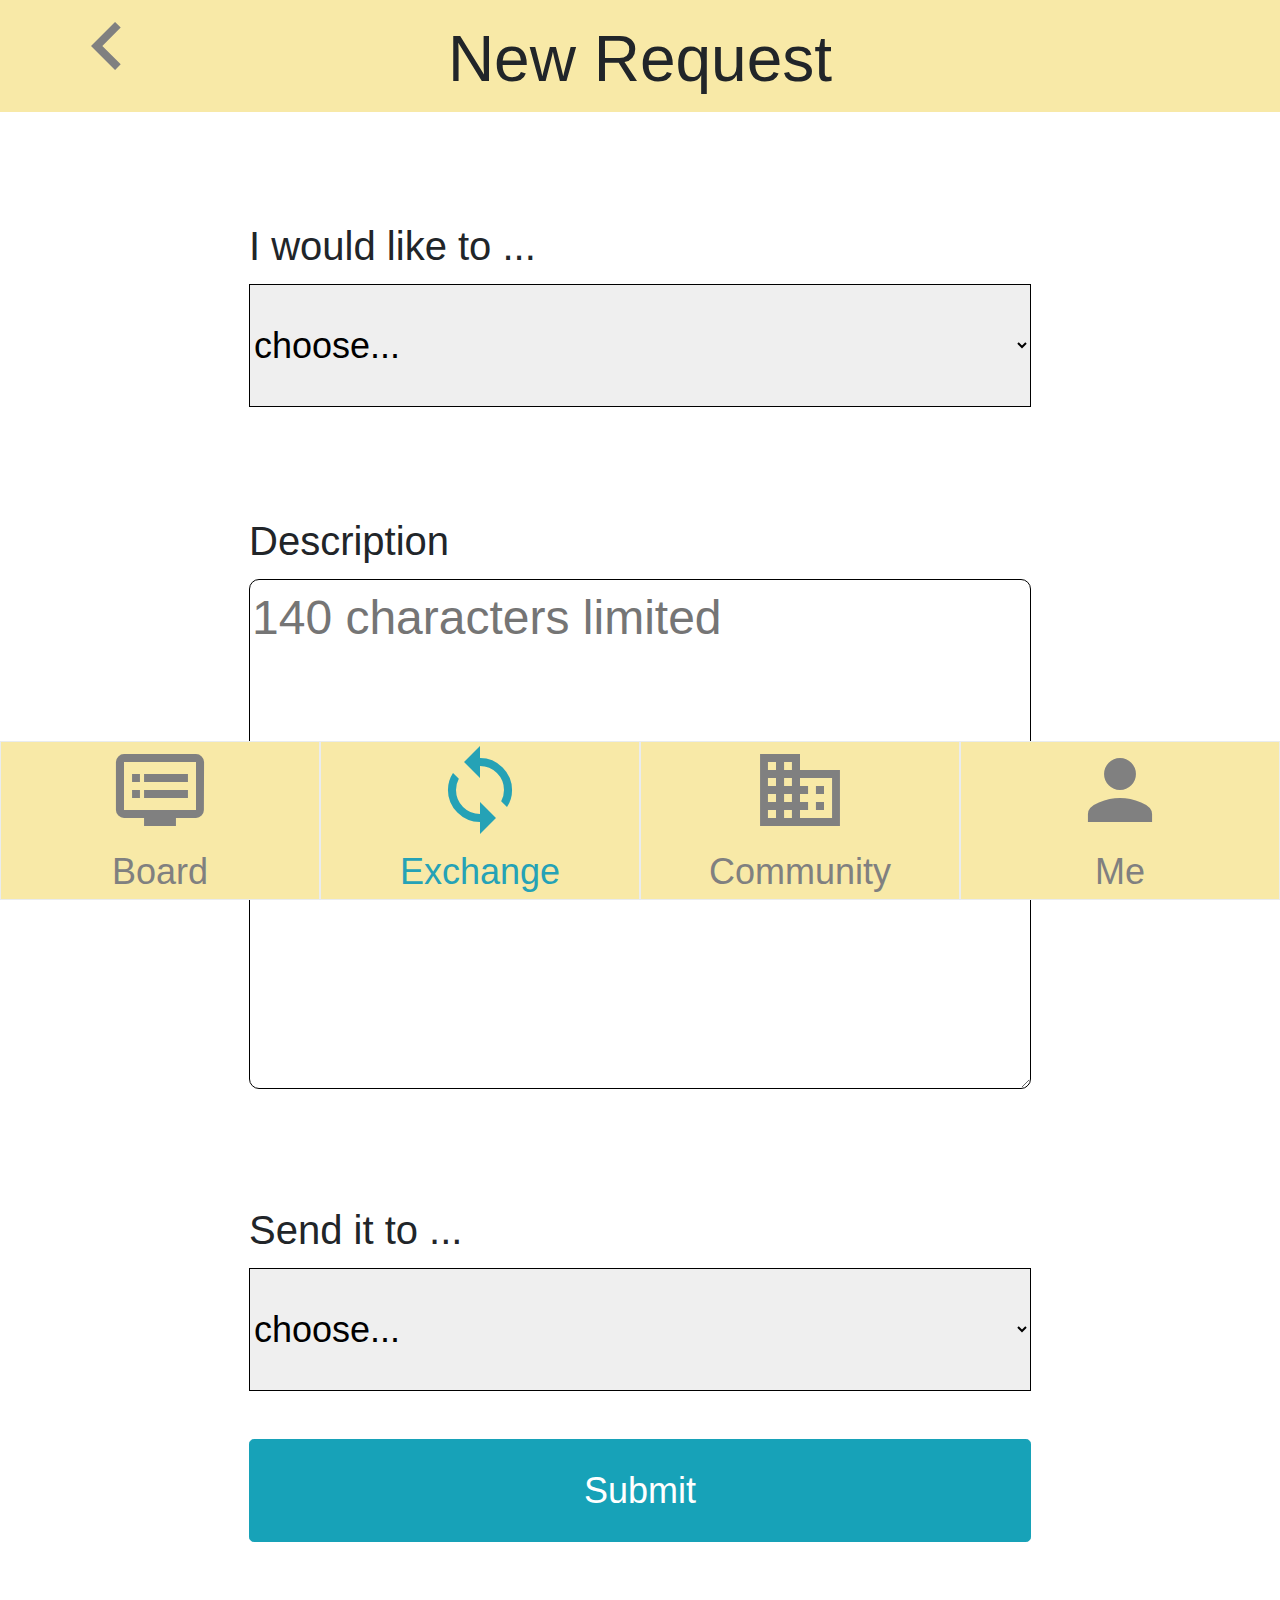
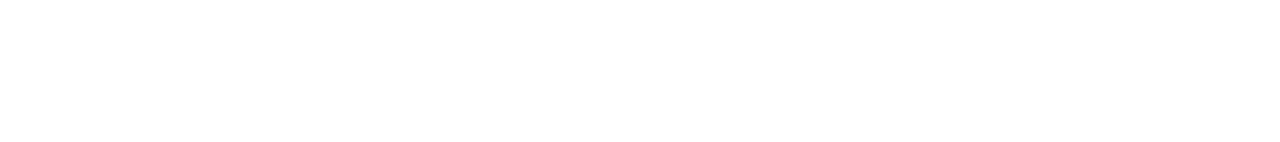
<file: prototype/postr.html>
<!DOCTYPE html>
<html>
	<head>
		<title>Smart building</title>
		<meta charset="utf-8">

		<!-- CSS -->
		<!-- bootstrap css https://getbootstrap.com/ -->
		<link rel="stylesheet" type="text/css" href="css/bootstrap-grid.css">
		<link rel="stylesheet" type="text/css" href="css/bootstrap-reboot.css">
		<link rel="stylesheet" type="text/css" href="css/bootstrap.css">

		<!-- OPEN ICONIC https://useiconic.com/open/ -->
		<link rel="stylesheet" href="open-iconic/css/open-iconic-bootstrap.css">
		<!-- <i class="oi oi-name" title="name" aria-hidden="true"></i> -->	
		
		<!-- Material icons https://material.io/icons/ -->
		<link rel="stylesheet" href="https://fonts.googleapis.com/icon?family=Material+Icons">
		<link rel="stylesheet" type="text/css" href="css/material_icons.css">
		<!-- example: <i class="material-icons md-48">name</i> -->
		
		<!-- https://github.com/Foliotek/Croppie -->
		<link rel="stylesheet" type="text/css" href="css/croppie.css" />


		<link rel="stylesheet" type="text/css" href="css/style.css">

		<!-- Javascript -->
		<!-- Jquery 3.2.1 -->
		<script type="text/javascript" src="js/jquery-3.2.1.min.js"></script>

		<!-- Popper -->
		<script type="text/javascript" src="js/Popper.js"></script>

		<!-- bootstrap https://getbootstrap.com/ -->
		<script type="text/javascript" src="js/bootstrap.min.js"></script>
		
		<!-- http://gsgd.co.uk/sandbox/jquery/easing/ -->
		<script type="text/javascript" src="js/jquery.easing.1.3.js"></script>
		
		<!-- https://github.com/Foliotek/Croppie -->
		<script src="js/croppie.min.js"></script>

		<script type="text/javascript" src="js/main.js"></script>

	</head>
	<body>
		<!-- header here -->
		<header class="header">
			<div class="container-fluid">
				<div class="row justify-content-center">
					<div class="col-2">
					<a href="transaction.html"><i class="material-icons md-96">keyboard_arrow_left</i></a>
					</div>
					<div class="col col-8">
						<p class="title">New Request</p>
					</div>
					<div class="col-2">
					</div>
				</div>
			</div>
		</header>
		
		<!-- content here -->
		<div class="container-fluid content">

			<form class="message">
				<div class="row mx-3 my-5 justify-content-center">


					<div class="col-8 my-5">
						<h1 class="my-3">I would like to ...</h1>
						<div class="input-group">
							<select>
								<option selected>choose...</option>
								<option value="1">Borrow something</option>
								<option value="2">Share something</option>
								<option value="3">Hold a party</option>
								<option value="4">Invite to event</option>
								<option value="5">Others</option>
							</select>
						</div>
					</div>

					<div class="col-8 my-5">
						<h1 class="my-3">Description</h1>
						<textarea rows="7" maxlength="140" placeholder="140 characters limited"></textarea>
					</div>

					<div class="col-8 my-5">
						<h1 class="my-3">Send it to ...</h1>
						<div class="input-group">
							<select>
								<option selected>choose...</option>
								<option value="6">Authenticated neighbours</option>
								<option value="7">All neighbours</option>
								<option value="8">Who are at home</option>
								<option value="9">Who are outside</option>
								<option value="10">Friends</option>
							</select>
						</div>
					</div>
					<div class="col-8">
						<input type="submit" name="comfirm" value="Submit" class="btn btn-info btn-lg" style="width:100%;padding: 3% 0 3% 0; font-size: 36px"/>
					</div>

				</div>	
			</form>

		</div>

		<!-- footer here -->
		<footer class="footer">
			<div class="container-fluid">
				<div class="row">


					<div class="col-3 border menubar">
						<a href="board.html">
							<i class="material-icons md-96">dvr</i>
							<br><span>Board</span>
						</a>
					</div>
					<div class="col-3 border menubar">
						<a href="transaction.html">
							<i class="material-icons md-96 menuactive">loop</i>
							<br><span class="menuactive">Exchange</span>
						</a>	
					</div>
					<div class="col-3 border menubar">
						<a href="community.html">
							<i class="material-icons md-96">business</i>
							<br><span>Community</span>
						</a>
					</div>
					<div class="col-3 border menubar">
						<a href="profile.html">
							<i class="material-icons md-96">person</i>
							<br><span>Me</span>
						</a>	
					</div>
					
				</div>

			</div>
		</footer>
	</body>
</html>
</file>
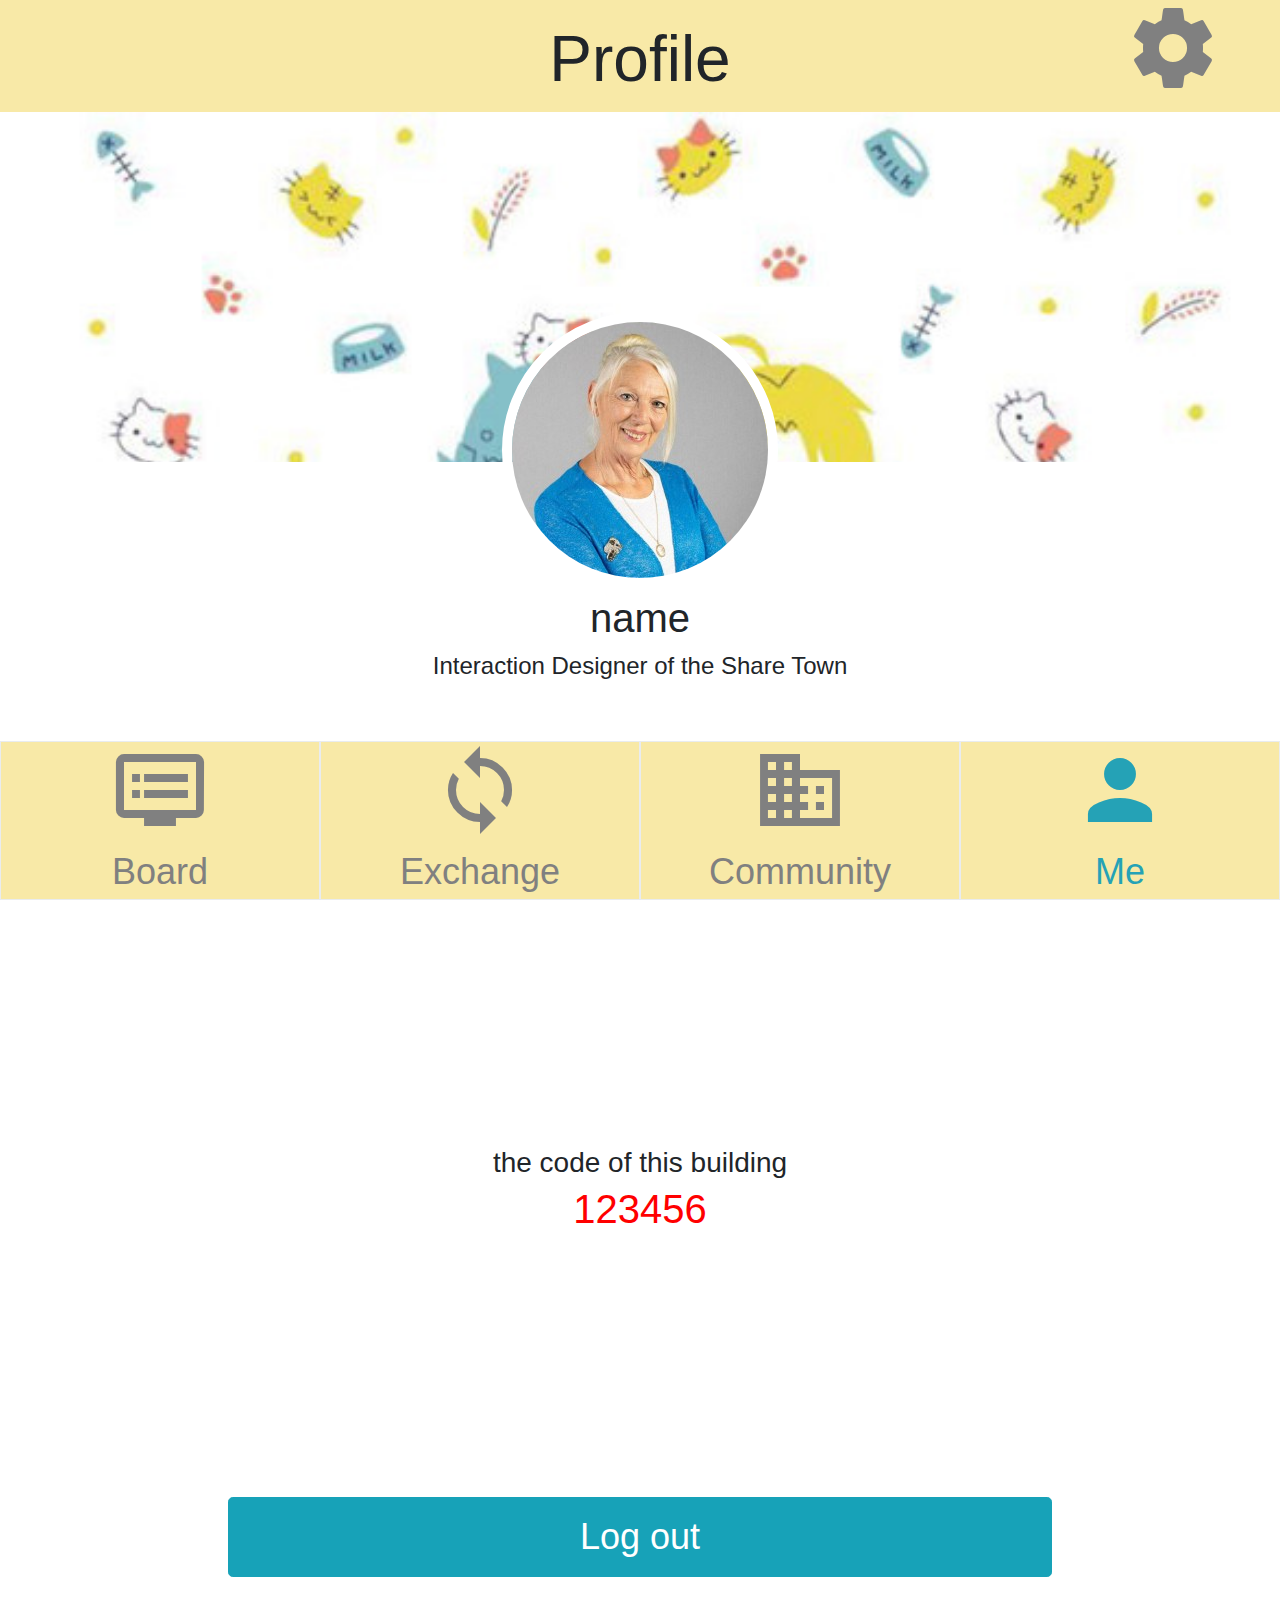
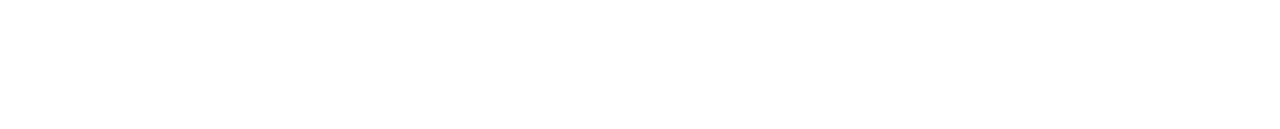
<file: prototype/profile.html>
<!DOCTYPE html>
<html>
	<head>
		<title>Smart building</title>
		<meta charset="utf-8">

		<!-- CSS -->
		<!-- bootstrap css https://getbootstrap.com/ -->
		<link rel="stylesheet" type="text/css" href="css/bootstrap-grid.css">
		<link rel="stylesheet" type="text/css" href="css/bootstrap-reboot.css">
		<link rel="stylesheet" type="text/css" href="css/bootstrap.css">

		<!-- OPEN ICONIC https://useiconic.com/open/ -->
		<link rel="stylesheet" href="open-iconic/css/open-iconic-bootstrap.css">
		<!-- <i class="oi oi-name" title="name" aria-hidden="true"></i> -->	
		
		<!-- Material icons https://material.io/icons/ -->
		<link rel="stylesheet" href="https://fonts.googleapis.com/icon?family=Material+Icons">
		<link rel="stylesheet" type="text/css" href="css/material_icons.css">
		<!-- example: <i class="material-icons md-48">name</i> -->
		
		<!-- https://github.com/Foliotek/Croppie -->
		<link rel="stylesheet" type="text/css" href="css/croppie.css" />

		<link rel="stylesheet" type="text/css" href="css/style.css">

		<!-- Javascript -->
		<!-- Jquery 3.2.1 -->
		<script type="text/javascript" src="js/jquery-3.2.1.min.js"></script>

		<!-- Popper -->
		<script type="text/javascript" src="js/Popper.js"></script>

		<!-- bootstrap https://getbootstrap.com/ -->
		<script type="text/javascript" src="js/bootstrap.min.js"></script>
		
		<!-- http://gsgd.co.uk/sandbox/jquery/easing/ -->
		<script type="text/javascript" src="js/jquery.easing.1.3.js"></script>
		
		<!-- https://github.com/Foliotek/Croppie -->
		<script src="js/croppie.min.js"></script>

		<script type="text/javascript" src="js/main.js"></script>

	</head>
	<body>
		<!-- header here -->
		<header class="header">
			<div class="container-fluid">
				<div class="row justify-content-md-center">
					<div class="col-2">
					
					</div>
					<div class="col col-8">
						<p class="title">Profile</p>
					</div>
					<div class="col-2">
						<a href="#"><i class="material-icons md-96">settings</i></a>
					</div>
				</div>
			</div>
		</header>
		<div class="container-fluid content">
			
<!-- background image fixed-->
			<div class="col-12" style="position: absolute;overflow: hidden;height:350px">
				<div class="col-12">
					<img class="img w-100" src="images/customized.jpg" alt="back" >
				</div>
			</div>
<!-- other stuff -->
			<div class="row justify-content-center" style="margin-top: 200px">
				<img class="figure-img img-fluid rounded-circle" src="images/test.jpg" alt="user image"  style="z-index: 0;border: 10px solid white;">
			</div>

			<div class="row">
				<div class="col-12" style="text-align: center;">
					<h1>name</h1>
					<p style="font-size: 24px">Interaction Designer of the Share Town</p>
				</div>
			</div>

			<div class="row justify-content-center mt-5">
				<div class="col-4 border border-left-0 p-5">
					<a href="#"> <h1>edit profile</h1> </a>
					
				</div>
				<div class="col-4 border border-right-0 p-5" style="text-align: right">
					<a href="timeline.html"> <h1>activity log</h1> </a>
				</div>

			</div>

<!-- this part can only be seen by manager -->
			<div class="row justify-content-center" style="margin-top: 20%">

				<div class="col-8" style="text-align: center;">
					<div class="form-group">
						<h3>the code of this building</h3>
						<h1 style="color:red">123456</h1>
					</div>
				</div>

			</div>
<!-- end -->


			<div class="row justify-content-center" style="margin-top: 20%">

				<div class="col-8">
					<button type="button" class="btn btn-info btn-lg btn-xl logoutbtn">Log out</button>
				</div>

			</div>

		</div>

		<!-- footer here -->
		<footer class="footer">
			<div class="container-fluid">
				<div class="row">


					<div class="col-3 border menubar">
						<a href="board.html">
							<i class="material-icons md-96">dvr</i>
							<br><span>Board</span>
						</a>
					</div>
					<div class="col-3 border menubar">
						<a href="transaction.html">
							<i class="material-icons md-96">loop</i>
							<br><span>Exchange</span>
						</a>	
					</div>
					<div class="col-3 border menubar">
						<a href="community.html">
							<i class="material-icons md-96">business</i>
							<br><span>Community</span>
						</a>
					</div>
					<div class="col-3 border menubar">
						<a href="profile.html">
							<i class="material-icons md-96 menuactive">person</i>
							<br><span  class="menuactive">Me</span>
						</a>	
					</div>	
				</div>
			</div>
		</footer>
	</body>
</html>
</file>
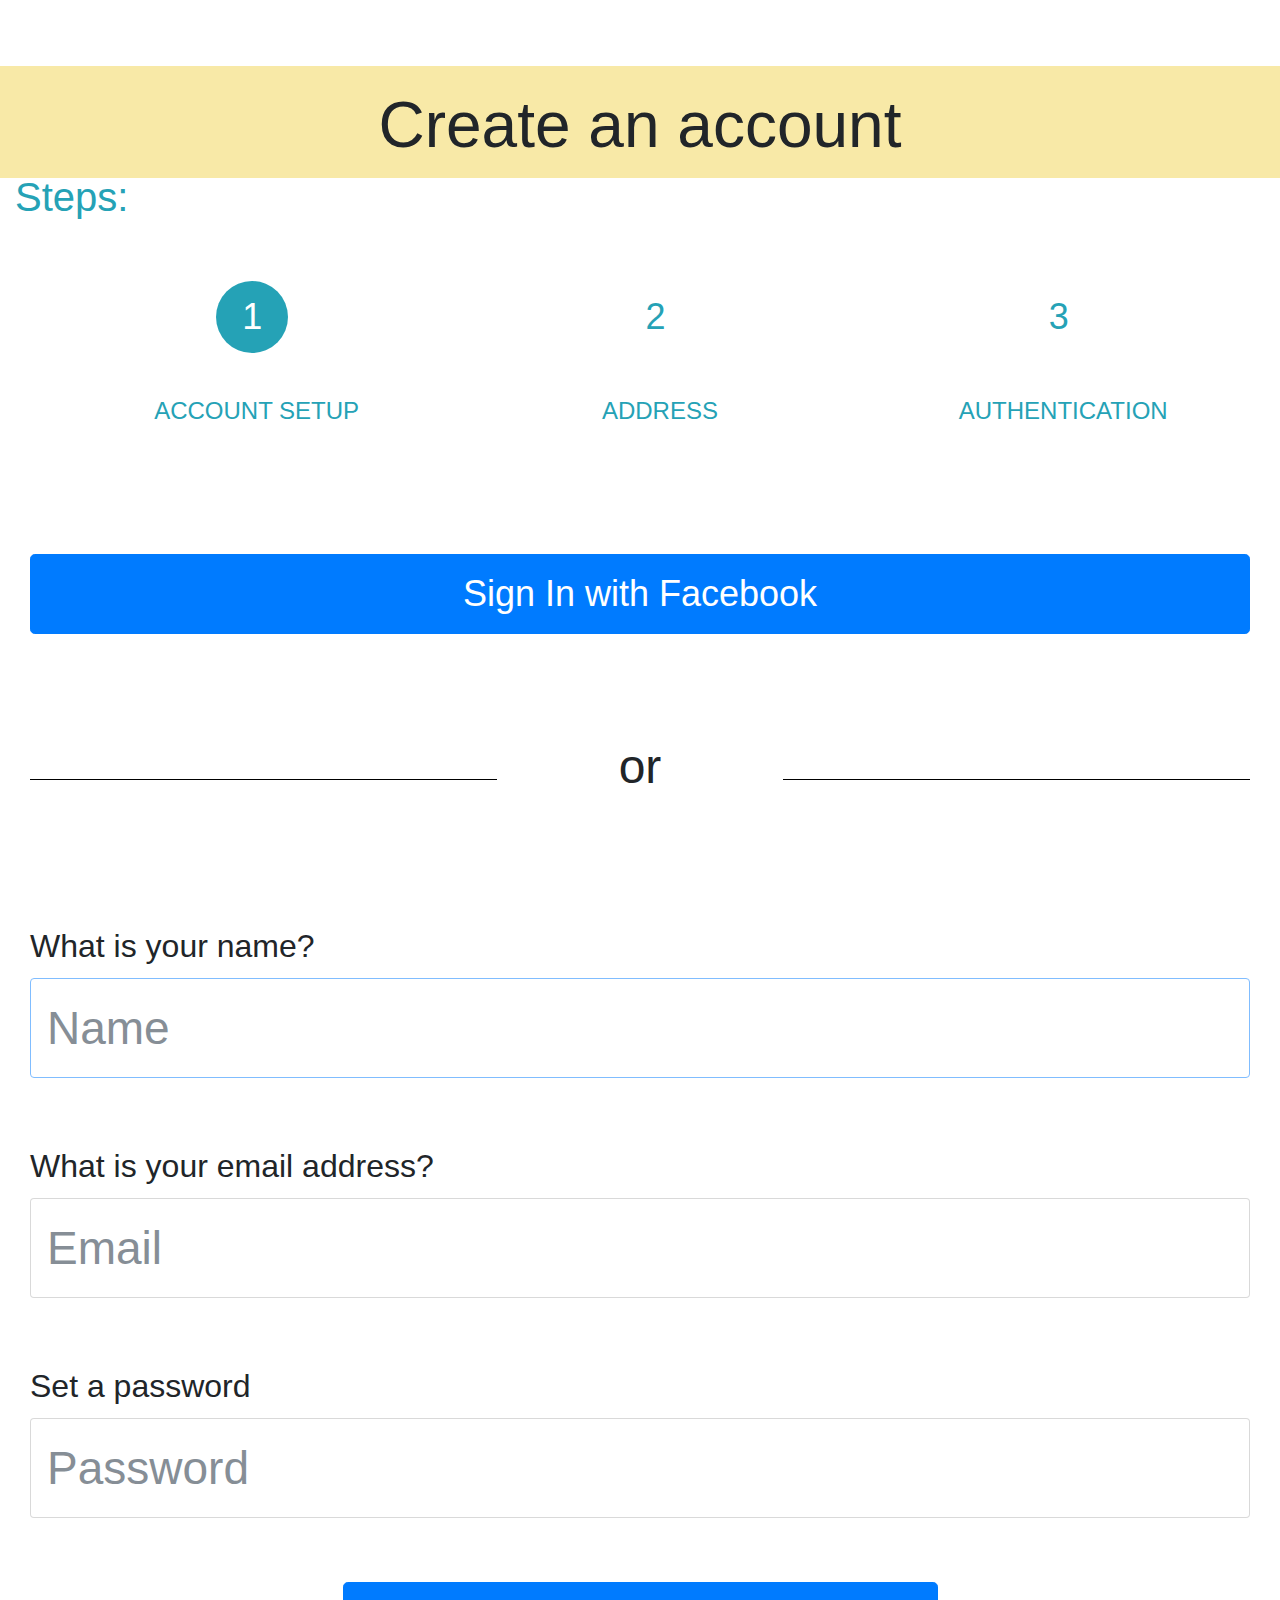
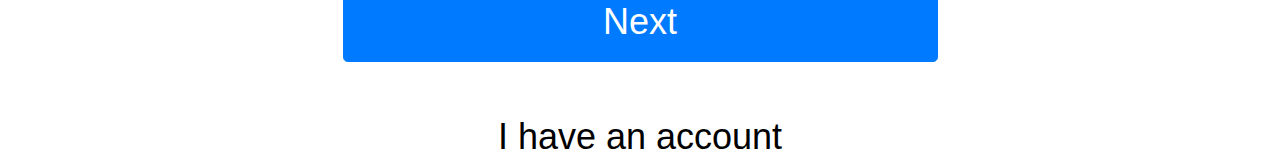
<file: prototype/register.html>
<!DOCTYPE html>
<html>
	<head>
		<title>Smart building</title>
		<meta charset="utf-8">

		<!-- CSS -->
		<!-- bootstrap css https://getbootstrap.com/ -->
		<link rel="stylesheet" type="text/css" href="css/bootstrap-grid.css">
		<link rel="stylesheet" type="text/css" href="css/bootstrap-reboot.css">
		<link rel="stylesheet" type="text/css" href="css/bootstrap.css">

		<!-- OPEN ICONIC https://useiconic.com/open/ -->
		<link rel="stylesheet" href="open-iconic/css/open-iconic-bootstrap.css">
		<!-- <i class="oi oi-name" title="name" aria-hidden="true"></i> -->	
		
		<!-- Material icons https://material.io/icons/ -->
		<link rel="stylesheet" href="https://fonts.googleapis.com/icon?family=Material+Icons">
		<link rel="stylesheet" type="text/css" href="css/material_icons.css">
		<!-- example: <i class="material-icons md-48">name</i> -->
		
		<!-- https://github.com/Foliotek/Croppie -->
		<link rel="stylesheet" type="text/css" href="css/croppie.css" />


		<link rel="stylesheet" type="text/css" href="css/style.css">

		<!-- Javascript -->
		<!-- Jquery 3.2.1 -->
		<script type="text/javascript" src="js/jquery-3.2.1.min.js"></script>

		<!-- Popper -->
		<script type="text/javascript" src="js/Popper.js"></script>

		<!-- bootstrap https://getbootstrap.com/ -->
		<script type="text/javascript" src="js/bootstrap.min.js"></script>
		
		<!-- http://gsgd.co.uk/sandbox/jquery/easing/ -->
		<script type="text/javascript" src="js/jquery.easing.1.3.js"></script>
		
		<!-- https://github.com/Foliotek/Croppie 
		<script src="js/croppie.min.js"></script> -->

		<script type="text/javascript" src="js/main.js"></script>

	</head>
	<body>
		<!-- header here -->
		<header class="header">
			<div class="container-fluid">
				<div class="row justify-content-md-center">

					<div class="col col-8">
						<p class="title">Create an account</p>
					</div>

				</div>
			</div>
		</header>

		<!-- content here -->
		<div class="container-fluid content">

			<div class="row">
				<div class="col-12">
					<form id="msform">
						<!-- progressbar -->
						<h1> Steps: </h1>
						<ul id="progressbar">
							<li class="active">Account Setup</li>
							<li>Address</li>
							<li>Authentication</li>
						</ul>
						<!-- fieldsets -->
						<!-- the fiset fieldset -->
						<fieldset class="col-12">
							<div class="row mb-5">
								<div class="col-12">
									<input type="button" class="btn btn-lg btn-primary btn-block btn-xl" value="Sign In with Facebook" name="fackbook" />
								</div>
							</div>

							<div class="row" style="margin-top: 10%; margin-bottom: 10%;">
								<div class="col-12">
									<div class="divider"><span class="break">or</span></div>
								</div>
							</div>

							<div class="row mt-5">
								<div class="col-12">
									<div class="form-group">
										<label for="inputName" style="font-size: 32px;">What is your name?</label>
										<input type="text" id="inputName" class="form-control input-lg" placeholder="Name" required="" autofocus="">
									</div>
								</div>
							</div>
							<div class="row mt-5">
								<div class="col-12">
									<div class="form-group">
										<label for="inputEmail" style="font-size: 32px;">What is your email address?</label>
										<input type="email" id="inputEmail" class="form-control input-lg" placeholder="Email" required="">
									</div>
								</div>
							</div>
							<div class="row mt-5">
								<div class="col-12">
									<div class="form-group">
										<label for="inputPassword" style="font-size: 32px;">Set a password</label>
										<input type="password" id="inputPassword" class="form-control input-lg" placeholder="Password" required="">
									</div>
								</div>
							</div>
							<div class="row mt-5 justify-content-center">
								<div class="col-6">
									<input type="button" name="next" class="next btn btn-lg btn-primary btn-block btn-xl" value="Next" />
								</div>
							</div>
							<div class="row mt-5 justify-content-center">
								<div class="col-12" style="text-align: center;">
									<a href="login.html" style="font-size: 36px;color:black;">I have an account</a>
								</div>
							</div>
						</fieldset>
						<!-- the second fieldset -->
						<fieldset class="col-12">
							<div class="row mt-5">
								<div class="col-12">
									<div class="form-group">
										<label for="inputCountry" style="font-size: 32px;">Country</label>
										<input type="text" id="inputCountry" class="form-control input-lg" placeholder="" required=""/>
									</div>
								</div>
							</div>
							<div class="row mt-5">
								<div class="col-12">
									<div class="form-group">
										<label for="inputAdd1" style="font-size: 32px;">Address line 1</label>
										<input type="text" id="inputAdd1" class="form-control input-lg" placeholder="" required=""/>
									</div>
								</div>
							</div>
							<div class="row mt-5">
								<div class="col-12">
									<div class="form-group">
										<label for="inputAdd2" style="font-size: 32px;">Address line 2 (optional)</label>
										<input type="text" id="inputAdd2" class="form-control input-lg" placeholder="" />
									</div>
								</div>
							</div>
							<div class="row mt-5">
								<div class="col-6">
									<div class="form-group">
										<label for="inputPostcode" style="font-size: 32px;">Post Code</label>
										<input type="text" id="inputPostcode" class="form-control input-lg" placeholder="" required=""/>
									</div>
								</div>
								<div class="col-6">
									<div class="form-group">
										<label for="inputCity" style="font-size: 32px;">City</label>
										<input type="text" id="inputCity" class="form-control input-lg" placeholder="" required=""/>
									</div>
								</div>
							</div>

							<div class="row mt-5">
								<div class="col-6">
									<input type="button" name="previous" class="previous btn btn-lg btn-secondary btn-block btn-xl" value="Previous" />
								</div>
								<div class="col-6">
									<input type="button" name="next" class="next btn btn-lg btn-primary btn-block btn-xl" value="Next" />
								</div>
							</div>

						</fieldset>
						<!-- the third fieldset -->
						<fieldset class="col-12">
							<div class="row mt-5">
								<div class="col-12">
									<p style="font-size: 32px; font-weight: bold;">Please identify yourself to get the full access to the resources shared in your community.</p>
								</div>
							</div>
							<div class="row my-5">
								<div class="col-12">
									<div class="form-group">
										<label for="identify" style="font-size: 32px;">Type in the identify code</label>
										<input type="text" id="identify" class="form-control input-lg" placeholder="" />
									</div>
								</div>
							</div>

							<div class="row" style="margin-top: 10%; margin-bottom: 10%;">
								<div class="col-12">
									<div class="divider"><span class="break">or</span></div>
								</div>
							</div>

							<div class="row my-5">
								<div class="col-12">
									<div class="form-group">
										<label for="takephoto" style="font-size: 32px;">Scan the QR code</label>
										<input type="button" id="takephoto" value="Take a photo" name="take a phtot" class="form-control btn btn-lg btn-warning btn-block btn-xl" style="padding: 2% 0 2% 0; color: white" />
									</div>
								</div>
							</div>

							<div class="form-group">
								<label style="font-size: 46px;">
									<input type="checkbox" id="buildingmanager" value="buildingmanager" style="width:30px;height:30px;"> I am the building manager
								</label>
							</div>

							<div class="row" style="margin-top: 10%">
								<div class="col-6">
									<input type="button" name="previous" class="previous btn btn-lg btn-secondary btn-block btn-xl" value="Previous" />
								</div>
								<div class="col-6">
									<input type="submit" class="btn btn-lg btn-primary btn-block btn-xl" />
								</div>
							</div>

							<div class="row mt-5 justify-content-center">
								<div>
									<input type="submit" value="Skip the Authentication" style="font-size: 36px;color:black;text-align: center;color: grey">
								</div>
							</div>
					  	</fieldset>
				  	</form>
				</div>
			</div>
		</div>
	</body>
</html>
</file>
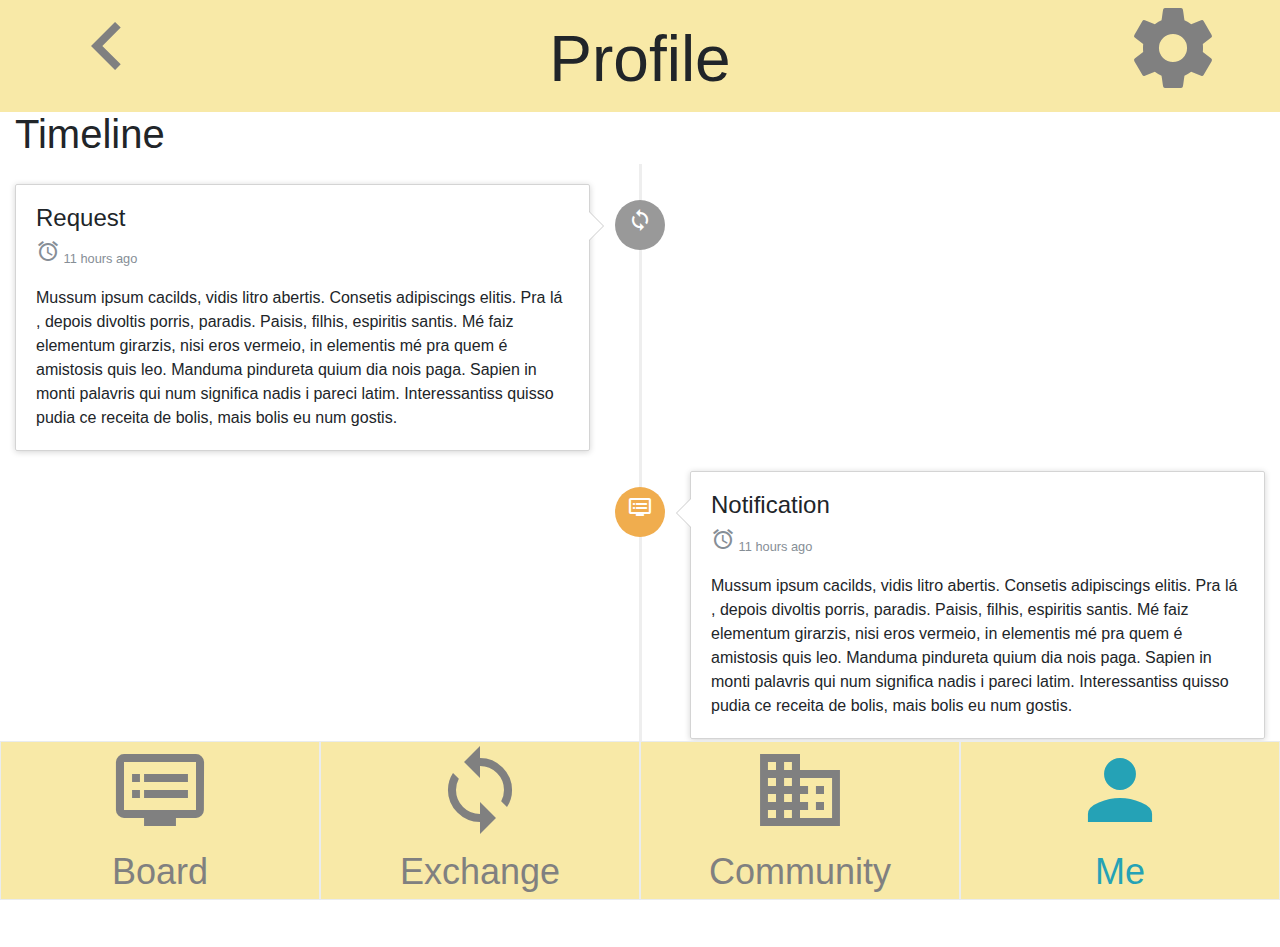
<file: prototype/timeline.html>
<!DOCTYPE html>
<html>
	<head>
		<title>Smart building</title>
		<meta charset="utf-8">

		<!-- CSS -->
		<!-- bootstrap css https://getbootstrap.com/ -->
		<link rel="stylesheet" type="text/css" href="css/bootstrap-grid.css">
		<link rel="stylesheet" type="text/css" href="css/bootstrap-reboot.css">
		<link rel="stylesheet" type="text/css" href="css/bootstrap.css">

		<!-- OPEN ICONIC https://useiconic.com/open/ -->
		<link rel="stylesheet" href="open-iconic/css/open-iconic-bootstrap.css">
		<!-- <i class="oi oi-name" title="name" aria-hidden="true"></i> -->	
		
		<!-- Material icons https://material.io/icons/ -->
		<link rel="stylesheet" href="https://fonts.googleapis.com/icon?family=Material+Icons">
		<link rel="stylesheet" type="text/css" href="css/material_icons.css">
		<!-- example: <i class="material-icons md-48">name</i> -->
		
		<!-- https://github.com/Foliotek/Croppie -->
		<link rel="stylesheet" type="text/css" href="css/croppie.css" />

		<link rel="stylesheet" type="text/css" href="css/style.css">

		<!-- Javascript -->
		<!-- Jquery 3.2.1 -->
		<script type="text/javascript" src="js/jquery-3.2.1.min.js"></script>

		<!-- Popper -->
		<script type="text/javascript" src="js/Popper.js"></script>

		<!-- bootstrap https://getbootstrap.com/ -->
		<script type="text/javascript" src="js/bootstrap.min.js"></script>
		
		<!-- http://gsgd.co.uk/sandbox/jquery/easing/ -->
		<script type="text/javascript" src="js/jquery.easing.1.3.js"></script>
		
		<!-- https://github.com/Foliotek/Croppie -->
		<script src="js/croppie.min.js"></script>

		<script type="text/javascript" src="js/main.js"></script>

	</head>
	<body>
		<!-- header here -->
		<header class="header">
			<div class="container-fluid">
				<div class="row justify-content-md-center">
					<div class="col-2">
						<a href="profile.html"><i class="material-icons md-96">keyboard_arrow_left</i></a>
					</div>
					<div class="col col-8">
						<p class="title">Profile</p>
					</div>
					<div class="col-2">
						<a href="#"><i class="material-icons md-96">settings</i></a>
					</div>
				</div>
			</div>
		</header>

		<!-- content here -->
		<div class="container-fluid content">

<!-- https://bootsnipp.com/snippets/featured/timeline-responsive -->
<div class="page-header">
	<h1 id="timeline">Timeline</h1>
</div>
<ul class="timeline">
	<li>
		<div class="timeline-badge"><i class="material-icons">loop</i></div>
		<div class="timeline-panel">
			<div class="timeline-heading">
				<h4 class="timeline-title">Request</h4>
				<p><small class="text-muted"><i class="material-icons">alarm</i> 11 hours ago</small></p>
			</div>
			<div class="timeline-body">
				<p>Mussum ipsum cacilds, vidis litro abertis. Consetis adipiscings elitis. Pra lá , depois divoltis porris, paradis. Paisis, filhis, espiritis santis. Mé faiz elementum girarzis, nisi eros vermeio, in elementis mé pra quem é amistosis quis leo. Manduma pindureta quium dia nois paga. Sapien in monti palavris qui num significa nadis i pareci latim. Interessantiss quisso pudia ce receita de bolis, mais bolis eu num gostis.</p>
			</div>
		</div>
	</li>
	
	<li class="timeline-inverted">
		<div class="timeline-badge warning"><i class="material-icons">dvr</i></div>
		<div class="timeline-panel">
			<div class="timeline-heading">
				<h4 class="timeline-title">Notification</h4>
				<p><small class="text-muted"><i class="material-icons">alarm</i> 11 hours ago</small></p>
			</div>
			<div class="timeline-body">
				<p>Mussum ipsum cacilds, vidis litro abertis. Consetis adipiscings elitis. Pra lá , depois divoltis porris, paradis. Paisis, filhis, espiritis santis. Mé faiz elementum girarzis, nisi eros vermeio, in elementis mé pra quem é amistosis quis leo. Manduma pindureta quium dia nois paga. Sapien in monti palavris qui num significa nadis i pareci latim. Interessantiss quisso pudia ce receita de bolis, mais bolis eu num gostis.</p>
			</div>
		</div>
	</li>


</ul>
		</div>

		<!-- footer here -->
		<footer class="footer">
			<div class="container-fluid">
				<div class="row">


					<div class="col-3 border menubar">
						<a href="board.html">
							<i class="material-icons md-96">dvr</i>
							<br><span>Board</span>
						</a>
					</div>
					<div class="col-3 border menubar">
						<a href="transaction.html">
							<i class="material-icons md-96">loop</i>
							<br><span>Exchange</span>
						</a>	
					</div>
					<div class="col-3 border menubar">
						<a href="community.html">
							<i class="material-icons md-96">business</i>
							<br><span>Community</span>
						</a>
					</div>
					<div class="col-3 border menubar">
						<a href="profile.html">
							<i class="material-icons md-96 menuactive">person</i>
							<br><span  class="menuactive">Me</span>
						</a>	
					</div>	
				</div>
			</div>
		</footer>
	</body>
</html>
</file>
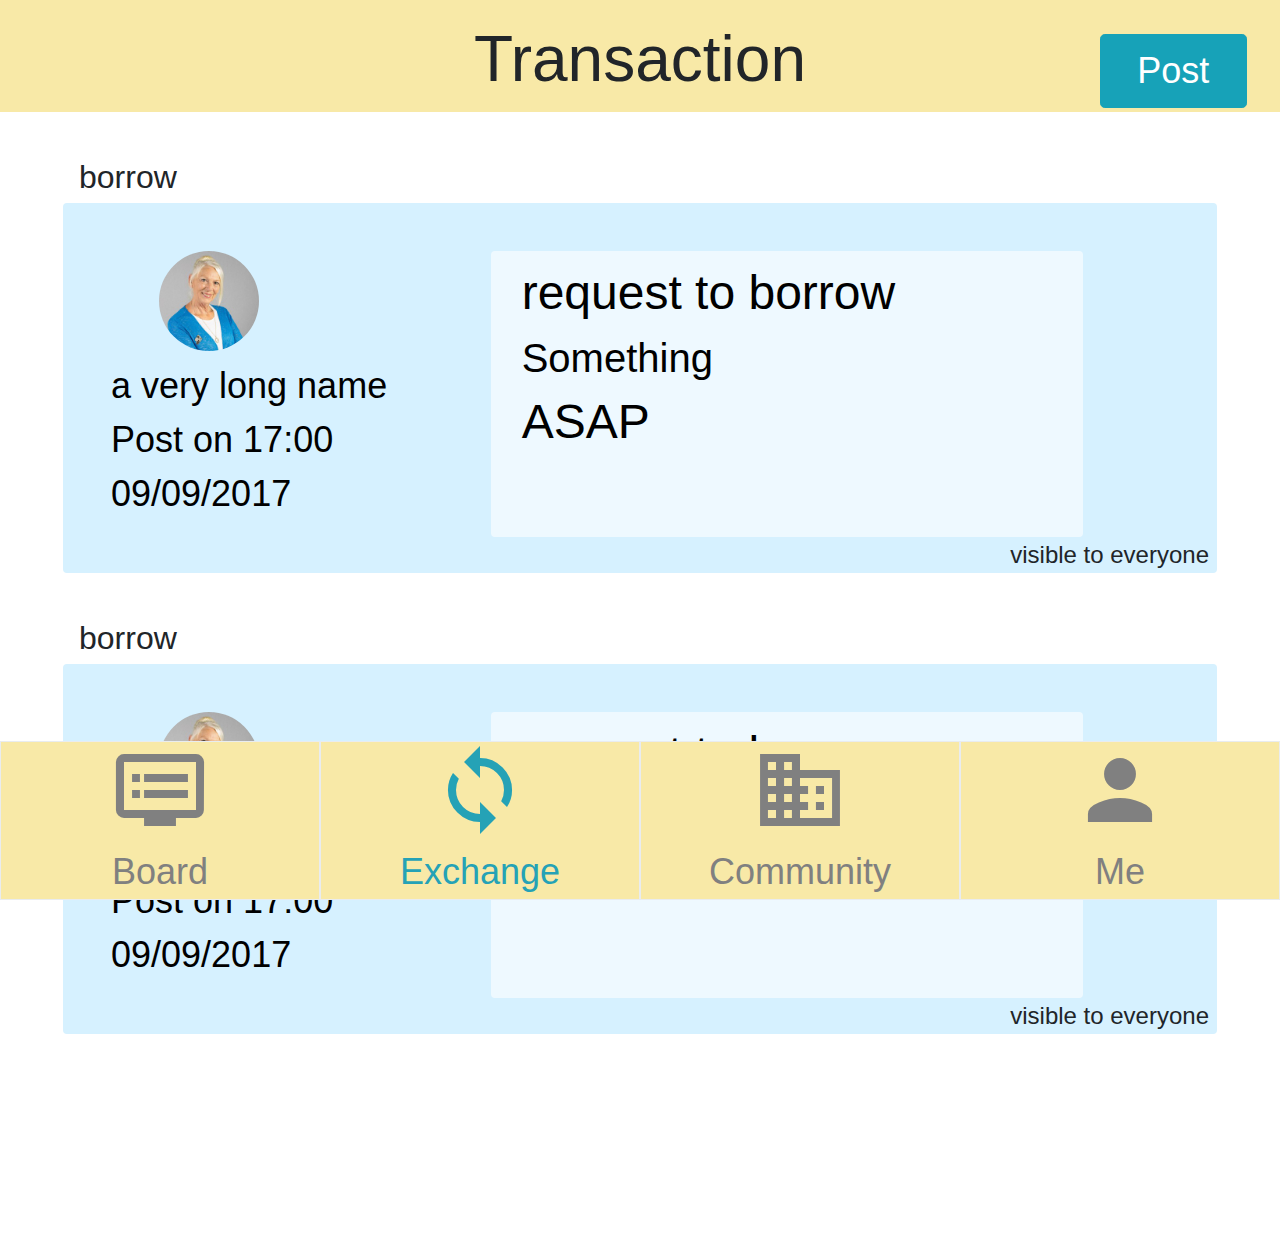
<file: prototype/transaction.html>
<!DOCTYPE html>
<html>
	<head>
		<title>Smart building</title>
		<meta charset="utf-8">

		<!-- CSS -->
		<!-- bootstrap css https://getbootstrap.com/ -->
		<link rel="stylesheet" type="text/css" href="css/bootstrap-grid.css">
		<link rel="stylesheet" type="text/css" href="css/bootstrap-reboot.css">
		<link rel="stylesheet" type="text/css" href="css/bootstrap.css">

		<!-- OPEN ICONIC https://useiconic.com/open/ -->
		<link rel="stylesheet" href="open-iconic/css/open-iconic-bootstrap.css">
		<!-- <i class="oi oi-name" title="name" aria-hidden="true"></i> -->	
		
		<!-- Material icons https://material.io/icons/ -->
		<link rel="stylesheet" href="https://fonts.googleapis.com/icon?family=Material+Icons">
		<link rel="stylesheet" type="text/css" href="css/material_icons.css">
		<!-- example: <i class="material-icons md-48">name</i> -->
		
		<!-- https://github.com/Foliotek/Croppie -->
		<link rel="stylesheet" type="text/css" href="css/croppie.css" />

		<link rel="stylesheet" type="text/css" href="css/style.css">

		<!-- Javascript -->
		<!-- Jquery 3.2.1 -->
		<script type="text/javascript" src="js/jquery-3.2.1.min.js"></script>

		<!-- Popper -->
		<script type="text/javascript" src="js/Popper.js"></script>

		<!-- bootstrap https://getbootstrap.com/ -->
		<script type="text/javascript" src="js/bootstrap.min.js"></script>
		
		<!-- http://gsgd.co.uk/sandbox/jquery/easing/ -->
		<script type="text/javascript" src="js/jquery.easing.1.3.js"></script>
		
		<!-- https://github.com/Foliotek/Croppie -->
		<script src="js/croppie.min.js"></script>

		<script type="text/javascript" src="js/main.js"></script>

	</head>
	<body>
		<!-- header here -->
		<header class="header">
			<div class="container-fluid">
				<div class="row justify-content-md-center">
					<div class="col-2">

					</div>
					<div class="col col-8">
						<p class="title">Transaction</p>
					</div>
					<div class="col-2">
						<a href="postr.html" class="btn btn-info btn-lg postrbtn">Post</a>
					</div>
				</div>
			</div>
		</header>
		
		<!-- content here -->
		<div class="container-fluid content">

			<div class="card m-5">
				<div class="row ml-3">
					<span><h2>borrow</h2></span>
				</div>
				<div class="innercard outboxblue rounded">
					<div id="card">
						<div class="row">
							<div class="col-4 ml-5 mt-5">
								<figure class="figure">
		  						<img src="images/test.jpg" class="figure-img img-fluid rounded-circle ml-5" alt="pic" width="100px">
		  						<figcaption class="figure-caption cardfont">a very long name<br>Post on 17:00<br>09/09/2017</figcaption>
								</figure>
							</div>
							<div class="col-6 mt-5 innerboxblue rounded cardfont">
								<h4 class="ml-3 my-3">request to borrow </h4>
								<h1 class="ml-3 my-3">Something</h1>
								<h4 class="ml-3 my-3">ASAP</h4>

							</div>
						</div>
						<div class="row justify-content-end">
							<div class='col-12 time mr-2' style='text-align: right;'>
								visible to everyone
							</div>
						</div>
					</div>
					<div id="detail" style="display: none">
						<div class="row mt-5 justify-content-center" >
							<div class="col-10 innerboxblue rounded cardfont">
								<p>Lorem ipsum dolor sit amet, consectetur adipiscing elit. Pellentesque interdum rutrum sodales. Nullam mattis fermentum libero, non volutpat.</p>
							</div>
						</div>
						<div class="row justify-content-center mt-5 mb-3">
							<div class="col-6">
								<button class="btn btn-lg btn-info" style="width:100%;font-size: 36px;">send message</button>
							</div>
						</div>
					</div>
				</div>
			</div>


<!-- test (a duplicated card) -->
			<div class="card m-5">
				<div class="row ml-3">
					<span><h2>borrow</h2></span>
				</div>
				<div class="innercard outboxblue rounded">
					<div id="card">
						<div class="row">
							<div class="col-4 ml-5 mt-5">
								<figure class="figure">
		  						<img src="images/test.jpg" class="figure-img img-fluid rounded-circle ml-5" alt="pic" width="100px">
		  						<figcaption class="figure-caption cardfont">a very long name<br>Post on 17:00<br>09/09/2017</figcaption>
								</figure>
							</div>
							<div class="col-6 mt-5 innerboxblue rounded cardfont">
								<h4 class="ml-3 my-3">request to borrow </h4>
								<h1 class="ml-3 my-3">Something</h1>
								<h4 class="ml-3 my-3">ASAP</h4>

							</div>
						</div>
						<div class="row justify-content-end">
							<div class='col-12 time mr-2' style='text-align: right;'>
								visible to everyone
							</div>
						</div>
					</div>

					<div id="detail" style="display: none">
						<div class="row mt-5 justify-content-center" >
							<div class="col-10 innerboxblue rounded cardfont">
								<p>Lorem ipsum dolor sit amet, consectetur adipiscing elit. Pellentesque interdum rutrum sodales. Nullam mattis fermentum libero, non volutpat.</p>
							</div>
						</div>

						<div class="row justify-content-center mt-5 mb-3">
							<div class="col-6">
								<button class="btn btn-lg btn-info" style="width:100%;font-size: 36px;">send message</button>
							</div>
						</div>
					</div>
				</div>
			</div>
		</div>

		<!-- footer here -->
		<footer class="footer">
			<div class="container-fluid">

				<div class="row">
					<div class="col-3 border menubar">
						<a href="board.html">
							<i class="material-icons md-96">dvr</i>
							<br><span>Board</span>
						</a>
					</div>
					<div class="col-3 border menubar">
						<a href="transaction.html">
							<i class="material-icons md-96 menuactive">loop</i>
							<br><span class="menuactive">Exchange</span>
						</a>	
					</div>
					<div class="col-3 border menubar">
						<a href="community.html">
							<i class="material-icons md-96 ">business</i>
							<br><span>Community</span>
						</a>
					</div>
					<div class="col-3 border menubar">
						<a href="profile.html">
							<i class="material-icons md-96">person</i>
							<br><span>Me</span>
						</a>	
					</div>
				</div>
			</div>
		</footer>
	</body>
</html>
</file>
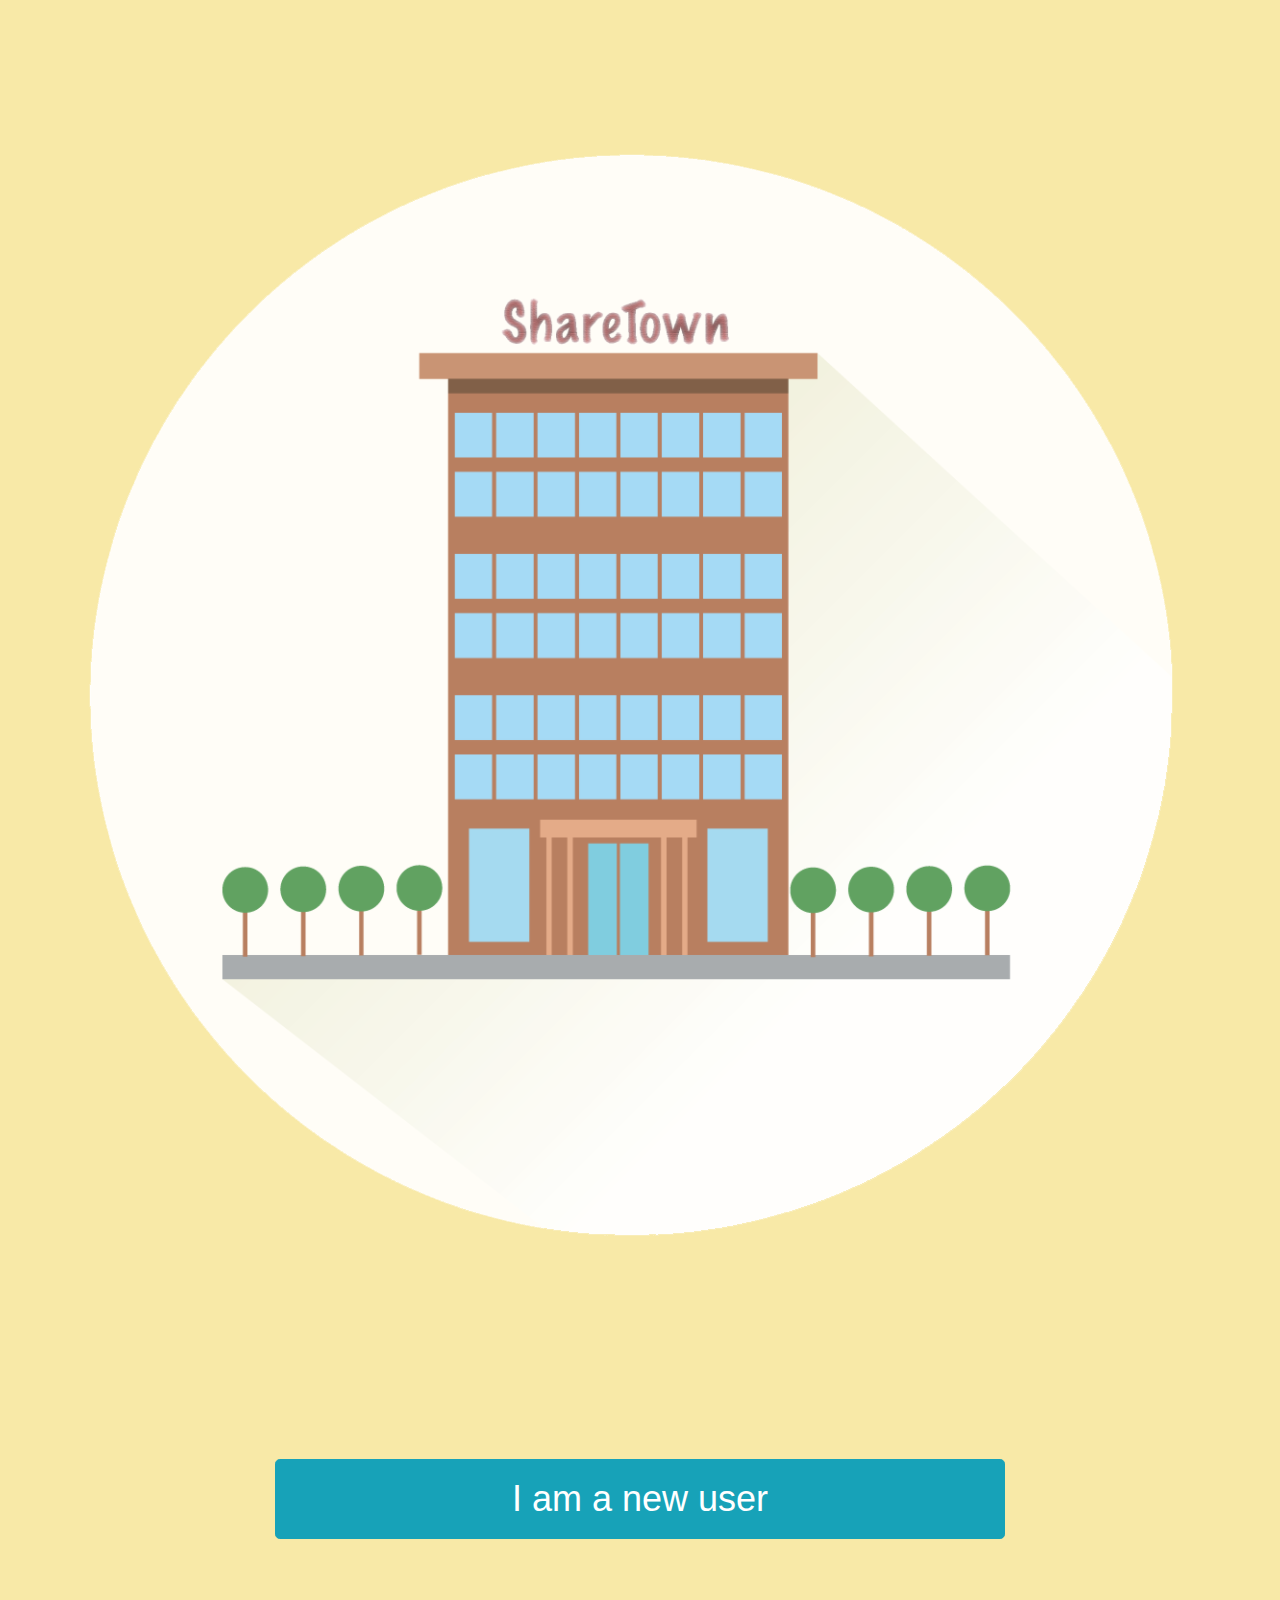
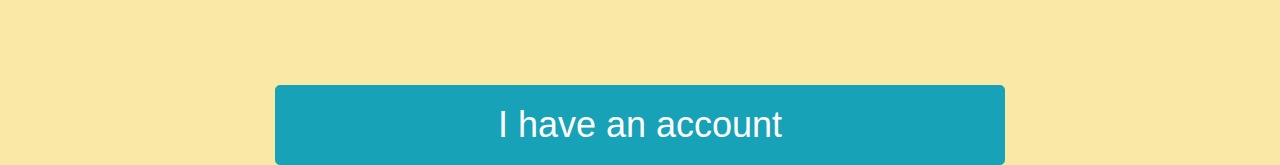
<file: website v2/front.html>
<!DOCTYPE html>
<html>
	<head>
		<title>Smart building</title>
		<meta charset="utf-8">

		<!-- CSS -->
		<!-- bootstrap css https://getbootstrap.com/ -->
		<link rel="stylesheet" type="text/css" href="css/bootstrap-grid.css">
		<link rel="stylesheet" type="text/css" href="css/bootstrap-reboot.css">
		<link rel="stylesheet" type="text/css" href="css/bootstrap.css">

		<!-- OPEN ICONIC https://useiconic.com/open/ -->
		<link rel="stylesheet" href="open-iconic/css/open-iconic-bootstrap.css">
		<!-- <i class="oi oi-name" title="name" aria-hidden="true"></i> -->	
		
		<!-- Material icons https://material.io/icons/ -->
		<link rel="stylesheet" href="https://fonts.googleapis.com/icon?family=Material+Icons">
		<link rel="stylesheet" type="text/css" href="css/material_icons.css">
		<!-- example: <i class="material-icons md-48">name</i> -->

		<link rel="stylesheet" type="text/css" href="css/style.css">

		<!-- Javascript -->
		<!-- Jquery 3.2.1 -->
		<script type="text/javascript" src="js/jquery-3.2.1.min.js"></script>

		<!-- Popper -->
		<script type="text/javascript" src="js/Popper.js"></script>

		<!-- bootstrap https://getbootstrap.com/ -->
		<script type="text/javascript" src="js/bootstrap.min.js"></script>

		<script type="text/javascript" src="js/main.js"></script>

	</head>
	<body class="pureYellow">
		<!-- header here -->
		<header class="header">

		</header>

		<div class="container content login">
			<div class="row justify-content-center">
				<div class="col-12">
					<img class="img-fluid" src="images/logo.png" alt="logo">
				</div>
			</div>
			<div class="row justify-content-center login">
				<div class="col-8">
					<button type="button" formaction='register.php' class="btn btn-info btn-lg btn-xl loginbtn" style="margin-top: 10%;">I am a new user</button>

					<button type="button" formaction='login.php' class="btn btn-info btn-lg btn-xl registerbtn" style="margin-top: 20%;">I have an account</button>
				</div>
			</div>
		</div>

	</body>
</html>
</file>
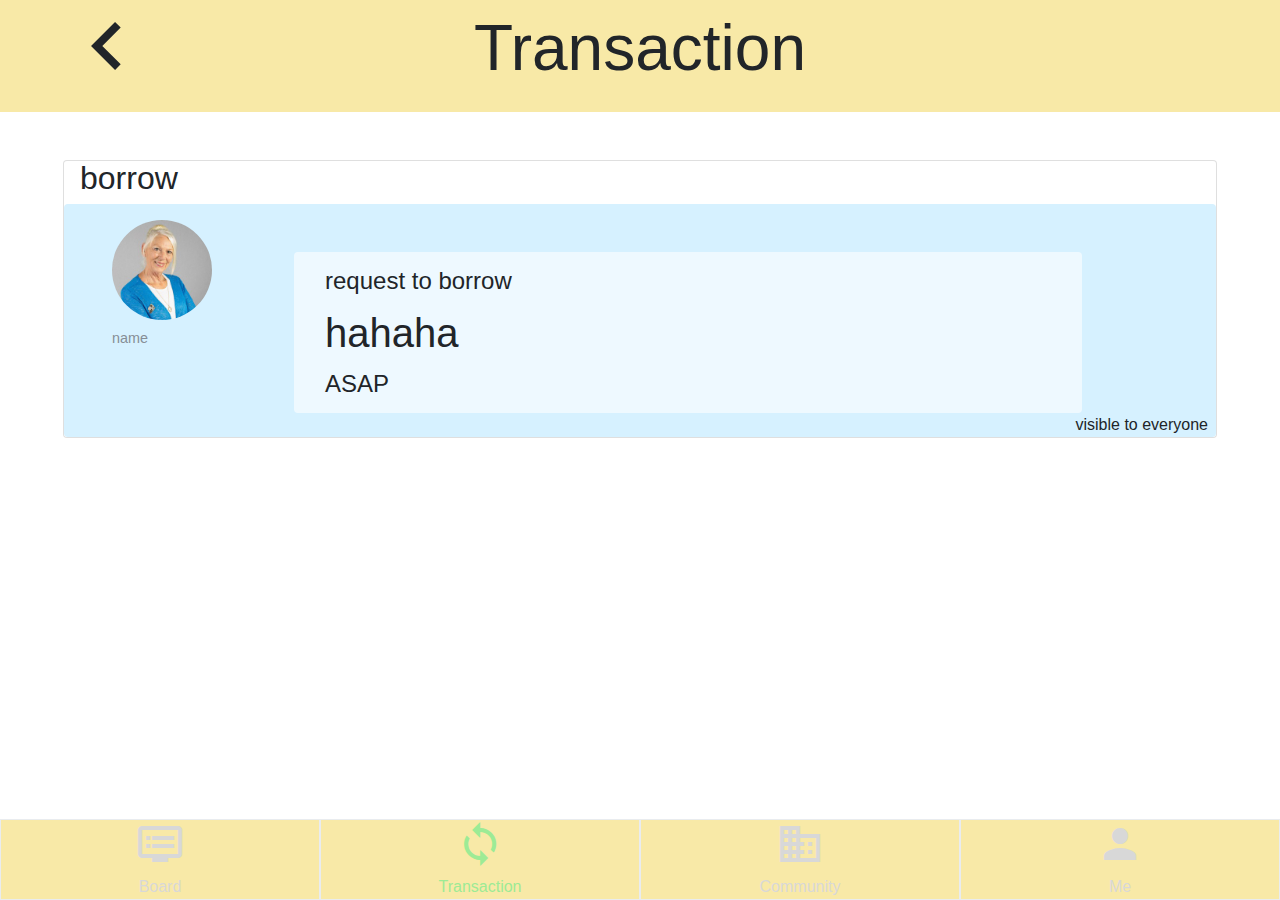
<file: website/transaction.html>
<!DOCTYPE html>
<html>
	<head>
		<title>Smart building</title>
		<meta charset="utf-8">

		<!-- CSS -->
		<!-- bootstrap css https://getbootstrap.com/ -->
		<link rel="stylesheet" type="text/css" href="css/bootstrap-grid.css">
		<link rel="stylesheet" type="text/css" href="css/bootstrap-reboot.css">
		<link rel="stylesheet" type="text/css" href="css/bootstrap.css">

		<!-- OPEN ICONIC https://useiconic.com/open/ -->
		<link rel="stylesheet" href="open-iconic/css/open-iconic-bootstrap.css">
		<!-- <i class="oi oi-name" title="name" aria-hidden="true"></i> -->	
		
		<!-- Material icons https://material.io/icons/ -->
		<link rel="stylesheet" href="https://fonts.googleapis.com/icon?family=Material+Icons">
		<link rel="stylesheet" type="text/css" href="css/material_icons.css">
		<!-- example: <i class="material-icons md-48">name</i> -->

		<link rel="stylesheet" type="text/css" href="css/style.css">

		<!-- Javascript -->
		<!-- Jquery 3.2.1 -->
		<script type="text/javascript" src="js/jquery-3.2.1.min.js"></script>

		<!-- Popper -->
		<script type="text/javascript" src="js/Popper.js"></script>

		<!-- bootstrap https://getbootstrap.com/ -->
		<script type="text/javascript" src="js/bootstrap.min.js"></script>

		<script type="text/javascript" src="js/main.js"></script>

	</head>
	<body>
		<!-- header here -->
		<header class="header">
			<div class="container-fluid">
				<div class="row justify-content-md-center">
					<div class="col-2">
					<i class="material-icons md-96">keyboard_arrow_left</i>
					</div>
					<div class="col col-8">
						<p class="title">Transaction</p>
					</div>
					<div class="col-2">
					</div>
				</div>
			</div>
		</header>
		
		<!-- content here -->
		<div class="container-fluid content">

			<div class="card m-5">
				<div class="row ml-3">
					<span><h2>borrow</h2></span>
				</div>
				<div class="innercard outbox rounded">
					<div class="row">
						<div class="col-2 ml-5 mt-3">
							<figure class="figure">
	  						<img src="images/test.jpg" class="figure-img img-fluid rounded-circle" alt="pic" width="100px">
	  						<figcaption class="figure-caption">name</figcaption>
							</figure>
						</div>
						<div class="col-8 mt-5 innerbox rounded">
							<h4 class="ml-3 my-3">request to borrow </h4>
							<h1 class="ml-3 my-3">hahaha</h1>
							<h4 class="ml-3 my-3">ASAP</h4>

						</div>
					</div>
					<div class="row justify-content-end">
						<div class="col-4 time mr-2">
							visible to everyone
						</div>
					</div>
				</div>
			</div>



		</div>

		<!-- footer here -->
		<footer class="footer">
			<div class="container-fluid">
				<div class="row">


					<div class="col-3 border menubar">
						<a href="board.html">
							<i class="material-icons md-48">dvr</i>
							<br><span>Board</span>
						</a>
					</div>
					<div class="col-3 border menubar">
						<a href="transaction.html">
							<i class="material-icons md-48 menuactive">loop</i>
							<br><span class="menuactive">Transaction</span>
						</a>	
					</div>
					<div class="col-3 border menubar">
						<a href="community.html">
							<i class="material-icons md-48 ">business</i>
							<br><span>Community</span>
						</a>
					</div>
					<div class="col-3 border menubar">
						<a href="#">
							<i class="material-icons md-48">person</i>
							<br><span>Me</span>
						</a>	
					</div>
					
				</div>

			</div>
		</footer>
	</body>
</html>
</file>
<file: prototype/css/material_icons.css>
.material-icons.md-18 { font-size: 18px; }
.material-icons.md-24 { font-size: 24px; }
.material-icons.md-36 { font-size: 36px; }
.material-icons.md-48 { font-size: 48px; }
.material-icons.md-96 { font-size: 96px; }

.material-icons.md-dark { color: rgba(0, 0, 0, 0.54); }
.material-icons.md-dark.md-inactive { color: rgba(0, 0, 0, 0.26); }

.material-icons.md-light { color: rgba(255, 255, 255, 1); }
.material-icons.md-light.md-inactive { color: rgba(255, 255, 255, 0.3); }

.material-icons.orange600 { color: #FB8C00; }
</file>
<file: prototype/css/croppie.css>
.croppie-container {
    width: 100%;
    height: 100%;
}

.croppie-container .cr-image {
    z-index: -1;
    position: absolute;
    top: 0;
    left: 0;
    transform-origin: 0 0;
    max-height: none;
    max-width: none;
}

.croppie-container .cr-boundary {
    position: relative;
    overflow: hidden;
    margin: 0 auto;
    z-index: 1;
    width: 100%;
    height: 100%;
}

.croppie-container .cr-viewport,
.croppie-container .cr-resizer {
    position: absolute;
    border: 2px solid #fff;
    margin: auto;
    top: 0;
    bottom: 0;
    right: 0;
    left: 0;
    box-shadow: 0 0 2000px 2000px rgba(0, 0, 0, 0.5);
    z-index: 0;
}

.croppie-container .cr-resizer {
  z-index: 2;
  box-shadow: none;
  pointer-events: none;
}

.croppie-container .cr-resizer-vertical,
.croppie-container .cr-resizer-horisontal {
  position: absolute;
  pointer-events: all;
}

.croppie-container .cr-resizer-vertical::after,
.croppie-container .cr-resizer-horisontal::after {
    display: block;
    position: absolute;
    box-sizing: border-box;
    border: 1px solid black;
    background: #fff;
    width: 10px;
    height: 10px;
    content: '';
}

.croppie-container .cr-resizer-vertical {
  bottom: -5px;
  cursor: row-resize;
  width: 100%;
  height: 10px;
}

.croppie-container .cr-resizer-vertical::after {
    left: 50%;
    margin-left: -5px;
}

.croppie-container .cr-resizer-horisontal {
  right: -5px;
  cursor: col-resize;
  width: 10px;
  height: 100%;
}

.croppie-container .cr-resizer-horisontal::after {
    top: 50%;
    margin-top: -5px;
}

.croppie-container .cr-original-image {
    display: none;
}

.croppie-container .cr-vp-circle {
    border-radius: 50%;
}

.croppie-container .cr-overlay {
    z-index: 1;
    position: absolute;
    cursor: move;
    touch-action: none;
}

.croppie-container .cr-slider-wrap {
    width: 75%;
    margin: 15px auto;
    text-align: center;
}

.croppie-result {
    position: relative;
    overflow: hidden;
}

.croppie-result img {
    position: absolute;
}

.croppie-container .cr-image,
.croppie-container .cr-overlay,
.croppie-container .cr-viewport {
    -webkit-transform: translateZ(0);
    -moz-transform: translateZ(0);
    -ms-transform: translateZ(0);
    transform: translateZ(0);
}

/*************************************/
/***** STYLING RANGE INPUT ***********/
/*************************************/
/*http://brennaobrien.com/blog/2014/05/style-input-type-range-in-every-browser.html */
/*************************************/

.cr-slider {
    -webkit-appearance: none;
/*removes default webkit styles*/
	/*border: 1px solid white; *//*fix for FF unable to apply focus style bug */
    width: 300px;
/*required for proper track sizing in FF*/
    max-width: 100%;
    padding-top: 8px;
    padding-bottom: 8px;
    background-color: transparent;
}

.cr-slider::-webkit-slider-runnable-track {
    width: 100%;
    height: 3px;
    background: rgba(0, 0, 0, 0.5);
    border: 0;
    border-radius: 3px;
}

.cr-slider::-webkit-slider-thumb {
    -webkit-appearance: none;
    border: none;
    height: 16px;
    width: 16px;
    border-radius: 50%;
    background: #ddd;
    margin-top: -6px;
}

.cr-slider:focus {
    outline: none;
}
/*
.cr-slider:focus::-webkit-slider-runnable-track {
background: #ccc;
}
*/

.cr-slider::-moz-range-track {
    width: 100%;
    height: 3px;
    background: rgba(0, 0, 0, 0.5);
    border: 0;
    border-radius: 3px;
}

.cr-slider::-moz-range-thumb {
    border: none;
    height: 16px;
    width: 16px;
    border-radius: 50%;
    background: #ddd;
    margin-top: -6px;
}

/*hide the outline behind the border*/
.cr-slider:-moz-focusring {
    outline: 1px solid white;
    outline-offset: -1px;
}

.cr-slider::-ms-track {
    width: 100%;
    height: 5px;
    background: transparent;
/*remove bg colour from the track, we'll use ms-fill-lower and ms-fill-upper instead */
	border-color: transparent;/*leave room for the larger thumb to overflow with a transparent border */
	border-width: 6px 0;
	color: transparent;/*remove default tick marks*/
}
.cr-slider::-ms-fill-lower {
	background: rgba(0, 0, 0, 0.5);
	border-radius: 10px;
}
.cr-slider::-ms-fill-upper {
	background: rgba(0, 0, 0, 0.5);
	border-radius: 10px;
}
.cr-slider::-ms-thumb {
	border: none;
	height: 16px;
	width: 16px;
	border-radius: 50%;
	background: #ddd;
	margin-top:1px;
}
.cr-slider:focus::-ms-fill-lower {
	background: rgba(0, 0, 0, 0.5);
}
.cr-slider:focus::-ms-fill-upper {
	background: rgba(0, 0, 0, 0.5);
}
/*******************************************/

/***********************************/
/* Rotation Tools */
/***********************************/
.cr-rotate-controls {
	position: absolute;
	bottom: 5px;
	left: 5px;
	z-index: 1;
}
.cr-rotate-controls button {
	border: 0;
	background: none;
}
.cr-rotate-controls i:before {
	display: inline-block;
	font-style: normal;
	font-weight: 900;
	font-size: 22px;
}
.cr-rotate-l i:before {
	content: '↺';
}
.cr-rotate-r i:before {
	content: '↻';
}
</file>
<file: prototype/css/style.css>
/* general styles*/
	.header {
		position: fixed;
	    top: 0;
	    width: 100%;
		background-color: #f8e9a7;
		text-align: center;
		vertical-align: middle;
		z-index: 999999;
		height: auto;
	}
	
	.header .postmbtn {
		position: relative;
		top: 30%;
		font-size: 36px;
		padding: 5% 20% 5% 20%;
	}

	.header .postrbtn {
		position: relative;
		top: 30%;
		font-size: 36px;
		padding: 5% 20% 5% 20%;
	}

	.header .title {
		position: relative;
		font-size: 64px;
		top:10%;
	}

	.footer {
	    position: fixed;
	    bottom: 0;
	    width: 100%;
	    background-color: #f8e9a7;
	}

	.footer span {
		font-size: 36px;
	}

	.menubar {
		text-align: center;
		color: #d8d8d8;
	}

	.menubar:hover{
		color: #9deb95;
	}

	.menuactive {
		/* color: #9deb95; */
		color: #25a2b6;
	}

	a {
		text-decoration: none;
		color: grey;
	}

	a:hover {
		text-decoration: none;
		color: #9deb95;
	}

	.login {
	
	}

	/* body background colour */
	.pureYellow {
		background-color: #f8e9a7;
	}

	/* resize the fonts and buttons */
	.input-lg {
	    height: 100px;
	    padding: 10px 16px;
	    font-size: 46px;
	}

	.btn-xl {
		height:80px;
		font-size: 36px;
	}

	.divider {
		width:100%; 
		text-align:center; 
		border-bottom: 
		1px solid #000; 
		line-height:0.1em; 
		margin:10px 0 20px; 
	} 

	.break {
		/* please keep the background colour consistent with the body */
		background-color: white;
		font-size: 48px;
		padding-left: 10%;
		padding-right: 10%;
		margin-top:24px;
	}

	.picframe {
		width: 100%;
		/*padding-top: 100%;*/
		background-color: grey;
		position: relative;
	}

	textarea {
		border: 1px solid black;
		font-size: 48px;
		width: 100%;
		border-radius: 10px;
	}

	select {
		font-size: 36px;
		border: 1px solid black;
		width: 100%;
		padding: 5% 0 5% 0;
	}

	.welcomebtn, .loginbtn, .registerbtn, .logoutbtn {
		width:100%;
	}

	.searchbar {
		font-size: 3rem;
	}

	.namebar {
		background-color: lightgrey;
		text-align: left;
		font-size: 1.5em;
	}
	
	.userlist{
		font-size: 3.5rem;
	}


/* card styless */
	
	/* card font*/

		.card .cardfont {
			font-size : 36px;
			color: black;
		}
		
		.card h4{
			font-size : 48px;
		}

		.card .time {
			font-size: 24px;
		}
	/* colours */

	/* blue */
		.outboxblue {
			background-color: #d6f1ff;
		}

		.innerboxblue {
			background-color: #eef9ff;
		}

	/* orange */
		.outboxorange {
			background-color: #f9e7c2;
		}

		.innerboxorange {
			background-color: #fcf6e8;
		}

	/* green */
		.outboxgreen {
			background-color: #d5f9c2;
		}

		.innerboxgreen {
			background-color: #effce8;
		}

	/* red/pink */
		.outboxred {
			background-color: #f9c2c2;
		}

		.innerboxred {
			background-color: #fce8e8;
		}

	/* end card colours */

	.time {
		text-align: right;
	}

	.card {
		border:0;
	}

/*form styles*/

	#msform h1 {
		margin-top: 5%;
		margin-bottom: 5%;
		color: #25a2b6;
	}

	#msform {
		margin:auto;
		position: relative;
	}

	#msform fieldset {
		position: absolute;
		margin-top: 5%;
	}

	/* Hide all except first fieldset */
	#msform fieldset:not(:first-of-type) {
		display: none;
	}

	/* progressbar */
	#progressbar {
		margin-top: 0;
		margin-bottom: 5%;
		overflow: hidden;
		/* CSS counters to number the steps */
		counter-reset: step;
	}

	#progressbar li {
		list-style-type: none;
		color: #25a2b6;
		text-transform: uppercase;
		font-size: 24px;
		width: 33.33%;
		float: left;
		position: relative;
		text-align: center;
	}

	#progressbar li:before {
		content: counter(step);
		counter-increment: step;
		align-items: center;
		width: 72px;
		line-height: 72px;
		display: block;
		font-size: 36px;
		color: #25a2b6;
		background: white;
		border-radius: 50%;
		margin: auto auto 10% 40%;
		text-align: center;
	}

	/* progressbar connectors */
	#progressbar li:after {
		content: '';
		width: 100%;
		height: 4px;
		background: white;
		position: absolute;
		left: -60%;
		top: 25%;
		z-index: -1; /* put it behind the numbers */
	}

	#progressbar li:first-child:after {
		/* connector not needed before the first step */
		content: none; 
	}

	/* marking active/completed steps green */
	/* The number of the step and the connector before it = green */
	#progressbar li.active:before,  #progressbar li.active:after{
		background: #25a2b6;
		color: white;
	}

	/* croppie */
	.cr-slider {
		width:100%;
		margin-top:10%;
	}
	

	/* input range styles http://brennaobrien.com/blog/2014/05/style-input-type-range-in-every-browser.html */
		/* safari && chrome */
		input[type=range]::-webkit-slider-runnable-track {    
		    height: 10px;
		    border: none;
		    border-radius: 3px;
		}

		input[type=range]::-webkit-slider-thumb {
		    -webkit-appearance: none;
		    border: none;
		    height: 54px;
		    width: 54px;
		    border-radius: 50%;
		    background: #25a2b6;
		    margin-top: -22px;
		}

		input[type=range]{
	    	-webkit-appearance: none;
		}

		input[type=range]:focus {
	    outline: none;
		}

		input[type=range]:focus::-webkit-slider-runnable-track {
	   		background: #ccc;
		}

		/* firefox */
		
		input[type=range]{
	    /* fix for FF unable to apply focus style bug  */
	    border: 1px solid white; 

	    /*required for proper track sizing in FF*/
	    width: 100%;
		}

		input[type=range]::-moz-range-track {
		    /*
		    width: 300px;
		    background: #ddd;
		    */
		    height: 5px;
		    border: none;
		    border-radius: 3px;
		}

		input[type=range]::-moz-range-thumb {
		    border: none;
		    height: 54px;
		    width: 54px;
		    border-radius: 50%;
		    background: #25a2b6;
		}

		/*hide the outline behind the border*/
		input[type=range]:-moz-focusring{
		    outline: 1px solid white;
		    outline-offset: -1px;
		}

		input[type=range]:focus::-moz-range-track {
		    background: #ccc;
		}

		/* IE 10*/
		input[type=range]::-ms-track {
	    width: 100%;
	    height: 5px;
	    
	    /*remove bg colour from the track, we'll use ms-fill-lower and ms-fill-upper instead */
	    background: transparent;
	    
	    /*leave room for the larger thumb to overflow with a transparent border */
	    border-color: transparent;
	    border-width: 6px 0;

	    /*remove default tick marks*/
	    color: transparent;
		}
		input[type=range]::-ms-fill-lower {
		    background: #777;
		    border-radius: 10px;
		}
		input[type=range]::-ms-fill-upper {
		    background: #ddd;
		    border-radius: 10px;
		}
		input[type=range]::-ms-thumb {
		    border: none;
		    height: 54px;
		    width: 54px;
		    border-radius: 50%;
		    background: #25a2b6;
		}
		input[type=range]:focus::-ms-fill-lower {
		    background: #888;
		}
		input[type=range]:focus::-ms-fill-upper {
		    background: #ccc;
		}
	/* end range styles */



.timeline {
    list-style: none;
    padding: 20px 0 20px;
    position: relative;
}

    .timeline:before {
        top: 0;
        bottom: 0;
        position: absolute;
        content: " ";
        width: 3px;
        background-color: #eeeeee;
        left: 50%;
        margin-left: -1.5px;
    }

    .timeline > li {
        margin-bottom: 20px;
        position: relative;
    }

        .timeline > li:before,
        .timeline > li:after {
            content: " ";
            display: table;
        }

        .timeline > li:after {
            clear: both;
        }

        .timeline > li:before,
        .timeline > li:after {
            content: " ";
            display: table;
        }

        .timeline > li:after {
            clear: both;
        }

        .timeline > li > .timeline-panel {
            width: 46%;
            float: left;
            border: 1px solid #d4d4d4;
            border-radius: 2px;
            padding: 20px;
            position: relative;
            -webkit-box-shadow: 0 1px 6px rgba(0, 0, 0, 0.175);
            box-shadow: 0 1px 6px rgba(0, 0, 0, 0.175);
        }

            .timeline > li > .timeline-panel:before {
                position: absolute;
                top: 26px;
                right: -15px;
                display: inline-block;
                border-top: 15px solid transparent;
                border-left: 15px solid #ccc;
                border-right: 0 solid #ccc;
                border-bottom: 15px solid transparent;
                content: " ";
            }

            .timeline > li > .timeline-panel:after {
                position: absolute;
                top: 27px;
                right: -14px;
                display: inline-block;
                border-top: 14px solid transparent;
                border-left: 14px solid #fff;
                border-right: 0 solid #fff;
                border-bottom: 14px solid transparent;
                content: " ";
            }

        .timeline > li > .timeline-badge {
            color: #fff;
            width: 50px;
            height: 50px;
            line-height: 50px;
            font-size: 1.4em;
            text-align: center;
            position: absolute;
            top: 16px;
            left: 50%;
            margin-left: -25px;
            background-color: #999999;
            z-index: 100;
            border-top-right-radius: 50%;
            border-top-left-radius: 50%;
            border-bottom-right-radius: 50%;
            border-bottom-left-radius: 50%;
        }

        .timeline > li.timeline-inverted > .timeline-panel {
            float: right;
        }

            .timeline > li.timeline-inverted > .timeline-panel:before {
                border-left-width: 0;
                border-right-width: 15px;
                left: -15px;
                right: auto;
            }

            .timeline > li.timeline-inverted > .timeline-panel:after {
                border-left-width: 0;
                border-right-width: 14px;
                left: -14px;
                right: auto;
            }

.timeline-badge.primary {
    background-color: #2e6da4 !important;
}

.timeline-badge.success {
    background-color: #3f903f !important;
}

.timeline-badge.warning {
    background-color: #f0ad4e !important;
}

.timeline-badge.danger {
    background-color: #d9534f !important;
}

.timeline-badge.info {
    background-color: #5bc0de !important;
}

.timeline-title {
    margin-top: 0;
    color: inherit;
}

.timeline-body > p,
.timeline-body > ul {
    margin-bottom: 0;
}

    .timeline-body > p + p {
        margin-top: 5px;
    }

@media (max-width: 767px) {
    ul.timeline:before {
        left: 40px;
    }

    ul.timeline > li > .timeline-panel {
        width: calc(100% - 90px);
        width: -moz-calc(100% - 90px);
        width: -webkit-calc(100% - 90px);
    }

    ul.timeline > li > .timeline-badge {
        left: 15px;
        margin-left: 0;
        top: 16px;
    }

    ul.timeline > li > .timeline-panel {
        float: right;
    }

        ul.timeline > li > .timeline-panel:before {
            border-left-width: 0;
            border-right-width: 15px;
            left: -15px;
            right: auto;
        }

        ul.timeline > li > .timeline-panel:after {
            border-left-width: 0;
            border-right-width: 14px;
            left: -14px;
            right: auto;
        }
}
</file>
<file: website v2/css/material_icons.css>
.material-icons.md-18 { font-size: 18px; }
.material-icons.md-24 { font-size: 24px; }
.material-icons.md-36 { font-size: 36px; }
.material-icons.md-48 { font-size: 48px; }
.material-icons.md-96 { font-size: 96px; }

.material-icons.md-dark { color: rgba(0, 0, 0, 0.54); }
.material-icons.md-dark.md-inactive { color: rgba(0, 0, 0, 0.26); }

.material-icons.md-light { color: rgba(255, 255, 255, 1); }
.material-icons.md-light.md-inactive { color: rgba(255, 255, 255, 0.3); }

.material-icons.orange600 { color: #FB8C00; }
</file>
<file: website v2/css/style.css>
/* general styles*/
	.header {
		position: fixed;
	    top: 0;
	    width: 100%;
		background-color: #f8e9a7;
		text-align: center;
		vertical-align: middle;
		z-index: 999999;
		height: auto;
	}
	
	.header .postmbtn {
		position: relative;
		top: 30%;
		font-size: 36px;
		padding: 5% 20% 5% 20%;
	}

	.header .postrbtn {
		position: relative;
		top: 30%;
		font-size: 36px;
		padding: 5% 20% 5% 20%;
	}

	.header .title {
		position: relative;
		font-size: 64px;
		top:10%;
	}

	.footer {
	    position: fixed;
	    bottom: 0;
	    width: 100%;
	    background-color: #f8e9a7;
	}

	.footer span {
		font-size: 36px;
	}

	.menubar {
		text-align: center;
		color: #d8d8d8;
	}

	.menubar:hover{
		color: #9deb95;
	}

	.menuactive {
		/* color: #9deb95; */
		color: #25a2b6;
	}

	a {
		text-decoration: none;
		color: grey;
	}

	a:hover {
		text-decoration: none;
		color: #9deb95;
	}

	.login {
	
	}

	/* body background colour */
	.pureYellow {
		background-color: #f8e9a7;
	}

	/* resize the fonts and buttons */
	.input-lg {
	    height: 100px;
	    padding: 10px 16px;
	    font-size: 46px;
	}

	.btn-xl {
		height:80px;
		font-size: 36px;
	}

	.divider {
		width:100%; 
		text-align:center; 
		border-bottom: 
		1px solid #000; 
		line-height:0.1em; 
		margin:10px 0 20px; 
	} 

	.break {
		/* please keep the background colour consistent with the body */
		background-color: white;
		font-size: 48px;
		padding-left: 10%;
		padding-right: 10%;
		margin-top:24px;
	}

	.picframe {
		width: 100%;
		/*padding-top: 100%;*/
		background-color: grey;
		position: relative;
	}

	textarea {
		border: 1px solid black;
		font-size: 48px;
		width: 100%;
		border-radius: 10px;
	}

	select {
		font-size: 36px;
		border: 1px solid black;
		width: 100%;
		padding: 5% 0 5% 0;
	}

	.welcomebtn, .loginbtn, .registerbtn, .logoutbtn {
		width:100%;
	}


/* card styless */
	
	/* card font*/

		.card .cardfont {
			font-size : 36px;
			color: black;
		}
		
		.card h4{
			font-size : 48px;
		}

		.card .time {
			font-size: 24px;
		}
	/* colours */

	/* blue */
		.outboxblue {
			background-color: #d6f1ff;
		}

		.innerboxblue {
			background-color: #eef9ff;
		}

	/* orange */
		.outboxorange {
			background-color: #f9e7c2;
		}

		.innerboxorange {
			background-color: #fcf6e8;
		}

	/* green */
		.outboxgreen {
			background-color: #d5f9c2;
		}

		.innerboxgreen {
			background-color: #effce8;
		}

	/* red/pink */
		.outboxred {
			background-color: #f9c2c2;
		}

		.innerboxred {
			background-color: #fce8e8;
		}

	/* end card colours */

	.time {
		text-align: right;
	}

	.card {
		border:0;
	}

/*form styles*/

	#msform h1 {
		margin-top: 5%;
		margin-bottom: 5%;
		color: #25a2b6;
	}

	#msform {
		margin:auto;
		position: relative;
	}

	#msform fieldset {
		position: absolute;
		margin-top: 5%;
	}

	/* Hide all except first fieldset */
	#msform fieldset:not(:first-of-type) {
		display: none;
	}

	/* progressbar */
	#progressbar {
		margin-top: 0;
		margin-bottom: 5%;
		overflow: hidden;
		/* CSS counters to number the steps */
		counter-reset: step;
	}

	#progressbar li {
		list-style-type: none;
		color: #25a2b6;
		text-transform: uppercase;
		font-size: 24px;
		width: 33.33%;
		float: left;
		position: relative;
		text-align: center;
	}

	#progressbar li:before {
		content: counter(step);
		counter-increment: step;
		align-items: center;
		width: 72px;
		line-height: 72px;
		display: block;
		font-size: 36px;
		color: #25a2b6;
		background: white;
		border-radius: 50%;
		margin: auto auto 10% 40%;
		text-align: center;
	}

	/* progressbar connectors */
	#progressbar li:after {
		content: '';
		width: 100%;
		height: 4px;
		background: white;
		position: absolute;
		left: -60%;
		top: 25%;
		z-index: -1; /* put it behind the numbers */
	}

	#progressbar li:first-child:after {
		/* connector not needed before the first step */
		content: none; 
	}

	/* marking active/completed steps green */
	/* The number of the step and the connector before it = green */
	#progressbar li.active:before,  #progressbar li.active:after{
		background: #25a2b6;
		color: white;
	}

	/* croppie */
	.cr-slider {
		width:100%;
		margin-top:10%;
	}
	

	/* input range styles http://brennaobrien.com/blog/2014/05/style-input-type-range-in-every-browser.html */
		/* safari && chrome */
		input[type=range]::-webkit-slider-runnable-track {    
		    height: 10px;
		    border: none;
		    border-radius: 3px;
		}

		input[type=range]::-webkit-slider-thumb {
		    -webkit-appearance: none;
		    border: none;
		    height: 54px;
		    width: 54px;
		    border-radius: 50%;
		    background: #25a2b6;
		    margin-top: -22px;
		}

		input[type=range]{
	    	-webkit-appearance: none;
		}

		input[type=range]:focus {
	    outline: none;
		}

		input[type=range]:focus::-webkit-slider-runnable-track {
	   		background: #ccc;
		}

		/* firefox */
		
		input[type=range]{
	    /* fix for FF unable to apply focus style bug  */
	    border: 1px solid white; 

	    /*required for proper track sizing in FF*/
	    width: 100%;
		}

		input[type=range]::-moz-range-track {
		    /*
		    width: 300px;
		    background: #ddd;
		    */
		    height: 5px;
		    border: none;
		    border-radius: 3px;
		}

		input[type=range]::-moz-range-thumb {
		    border: none;
		    height: 54px;
		    width: 54px;
		    border-radius: 50%;
		    background: #25a2b6;
		}

		/*hide the outline behind the border*/
		input[type=range]:-moz-focusring{
		    outline: 1px solid white;
		    outline-offset: -1px;
		}

		input[type=range]:focus::-moz-range-track {
		    background: #ccc;
		}

		/* IE 10*/
		input[type=range]::-ms-track {
	    width: 100%;
	    height: 5px;
	    
	    /*remove bg colour from the track, we'll use ms-fill-lower and ms-fill-upper instead */
	    background: transparent;
	    
	    /*leave room for the larger thumb to overflow with a transparent border */
	    border-color: transparent;
	    border-width: 6px 0;

	    /*remove default tick marks*/
	    color: transparent;
		}
		input[type=range]::-ms-fill-lower {
		    background: #777;
		    border-radius: 10px;
		}
		input[type=range]::-ms-fill-upper {
		    background: #ddd;
		    border-radius: 10px;
		}
		input[type=range]::-ms-thumb {
		    border: none;
		    height: 54px;
		    width: 54px;
		    border-radius: 50%;
		    background: #25a2b6;
		}
		input[type=range]:focus::-ms-fill-lower {
		    background: #888;
		}
		input[type=range]:focus::-ms-fill-upper {
		    background: #ccc;
		}
	/* end range styles */
</file>
<file: website/css/material_icons.css>
.material-icons.md-18 { font-size: 18px; }
.material-icons.md-24 { font-size: 24px; }
.material-icons.md-36 { font-size: 36px; }
.material-icons.md-48 { font-size: 48px; }
.material-icons.md-96 { font-size: 96px; }

.material-icons.md-dark { color: rgba(0, 0, 0, 0.54); }
.material-icons.md-dark.md-inactive { color: rgba(0, 0, 0, 0.26); }

.material-icons.md-light { color: rgba(255, 255, 255, 1); }
.material-icons.md-light.md-inactive { color: rgba(255, 255, 255, 0.3); }

.material-icons.orange600 { color: #FB8C00; }
</file>
<file: website/css/style.css>
.footer {
    position: fixed;
    bottom: 0;
    width: 100%;
    background-color: #f8e9a7;
}

.menubar {
	text-align: center;
	color: #d8d8d8;
}

.menubar:hover{
	color: #9deb95;
}

.header {
	position: fixed;
    top: 0;
    width: 100%;
	background-color: #f8e9a7;
	text-align: center;
	vertical-align: middle;
	z-index: 999999;
}

a {
	text-decoration: none;
	color: #d8d8d8;
}

a:hover {
	text-decoration: none;
	color: #9deb95;
}

.menuactive {
	color: #9deb95;
}

.title {
	font-size: 64px;
}

.outbox {
	background-color: #d6f1ff;
}

.innerbox {
	background-color: #eef9ff;
}

.time {
	text-align: right;
}

card {
	border:0;
}

.login {
	
}

.pureYellow {
	background-color: #f8e9a7;
}

.input-lg {
    height: 100px;
    padding: 10px 16px;
    font-size: 46px;
}

.btn-xl {
	height:80px;
	font-size: 36px;
}



		/*form styles*/
		#msform {
			margin:auto;
			position: relative;
		}

#msform fieldset {
	position: absolute;
}
		/*Hide all except first fieldset*/
		#msform fieldset:not(:first-of-type) {
			display: none;
		}

		/*progressbar*/
		#progressbar {
			margin-bottom: 30px;
			overflow: hidden;
			/*CSS counters to number the steps*/
			counter-reset: step;
		}
		#progressbar li {
			list-style-type: none;
			color: white;
			text-transform: uppercase;
			font-size: 9px;
			width: 33.33%;
			float: left;
			position: relative;
		}
		#progressbar li:before {
			content: counter(step);
			counter-increment: step;
			width: 20px;
			line-height: 20px;
			display: block;
			font-size: 10px;
			color: #333;
			background: white;
			border-radius: 3px;
			margin: 0 auto 5px auto;
		}
		/*progressbar connectors*/
		#progressbar li:after {
			content: '';
			width: 100%;
			height: 2px;
			background: white;
			position: absolute;
			left: -50%;
			top: 9px;
			z-index: -1; /*put it behind the numbers*/
		}
		#progressbar li:first-child:after {
			/*connector not needed before the first step*/
			content: none; 
		}
		/*marking active/completed steps green*/
		/*The number of the step and the connector before it = green*/
		#progressbar li.active:before,  #progressbar li.active:after{
			background: #27AE60;
			color: white;
		}
</file>
